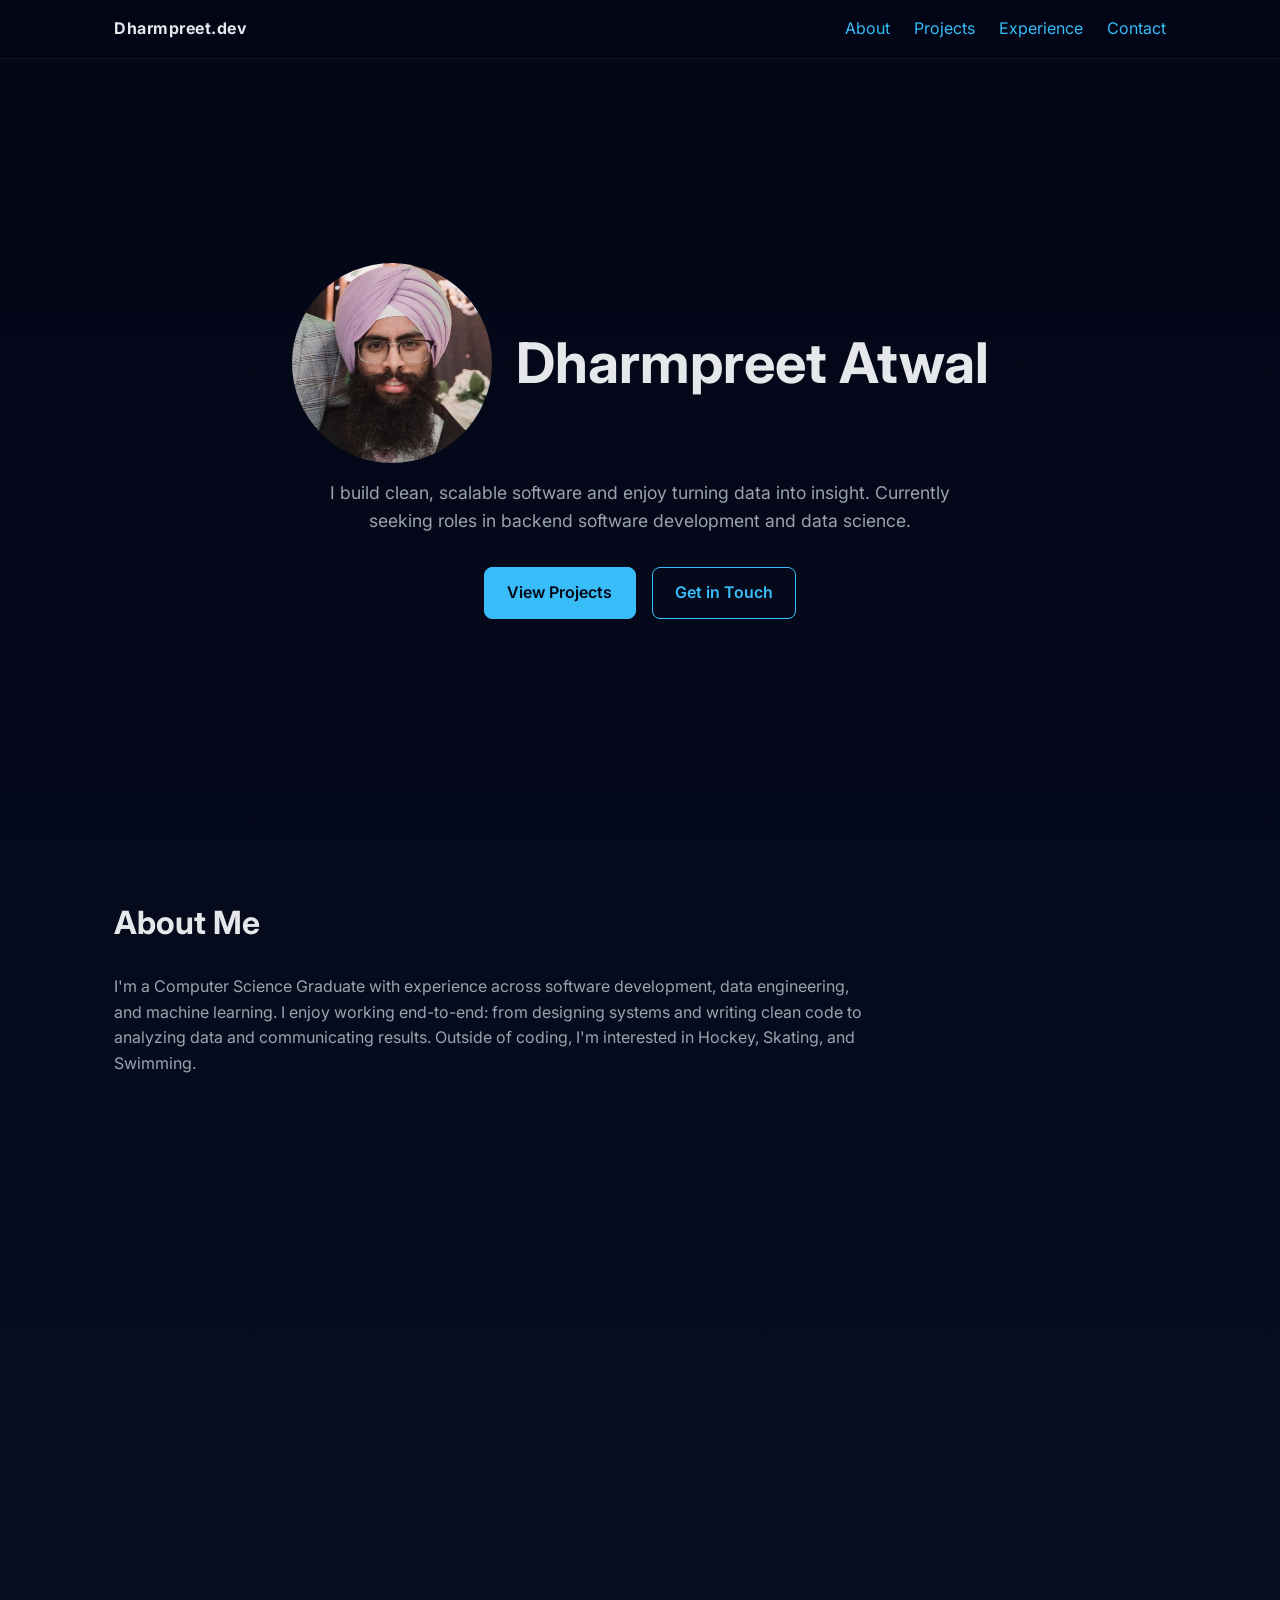
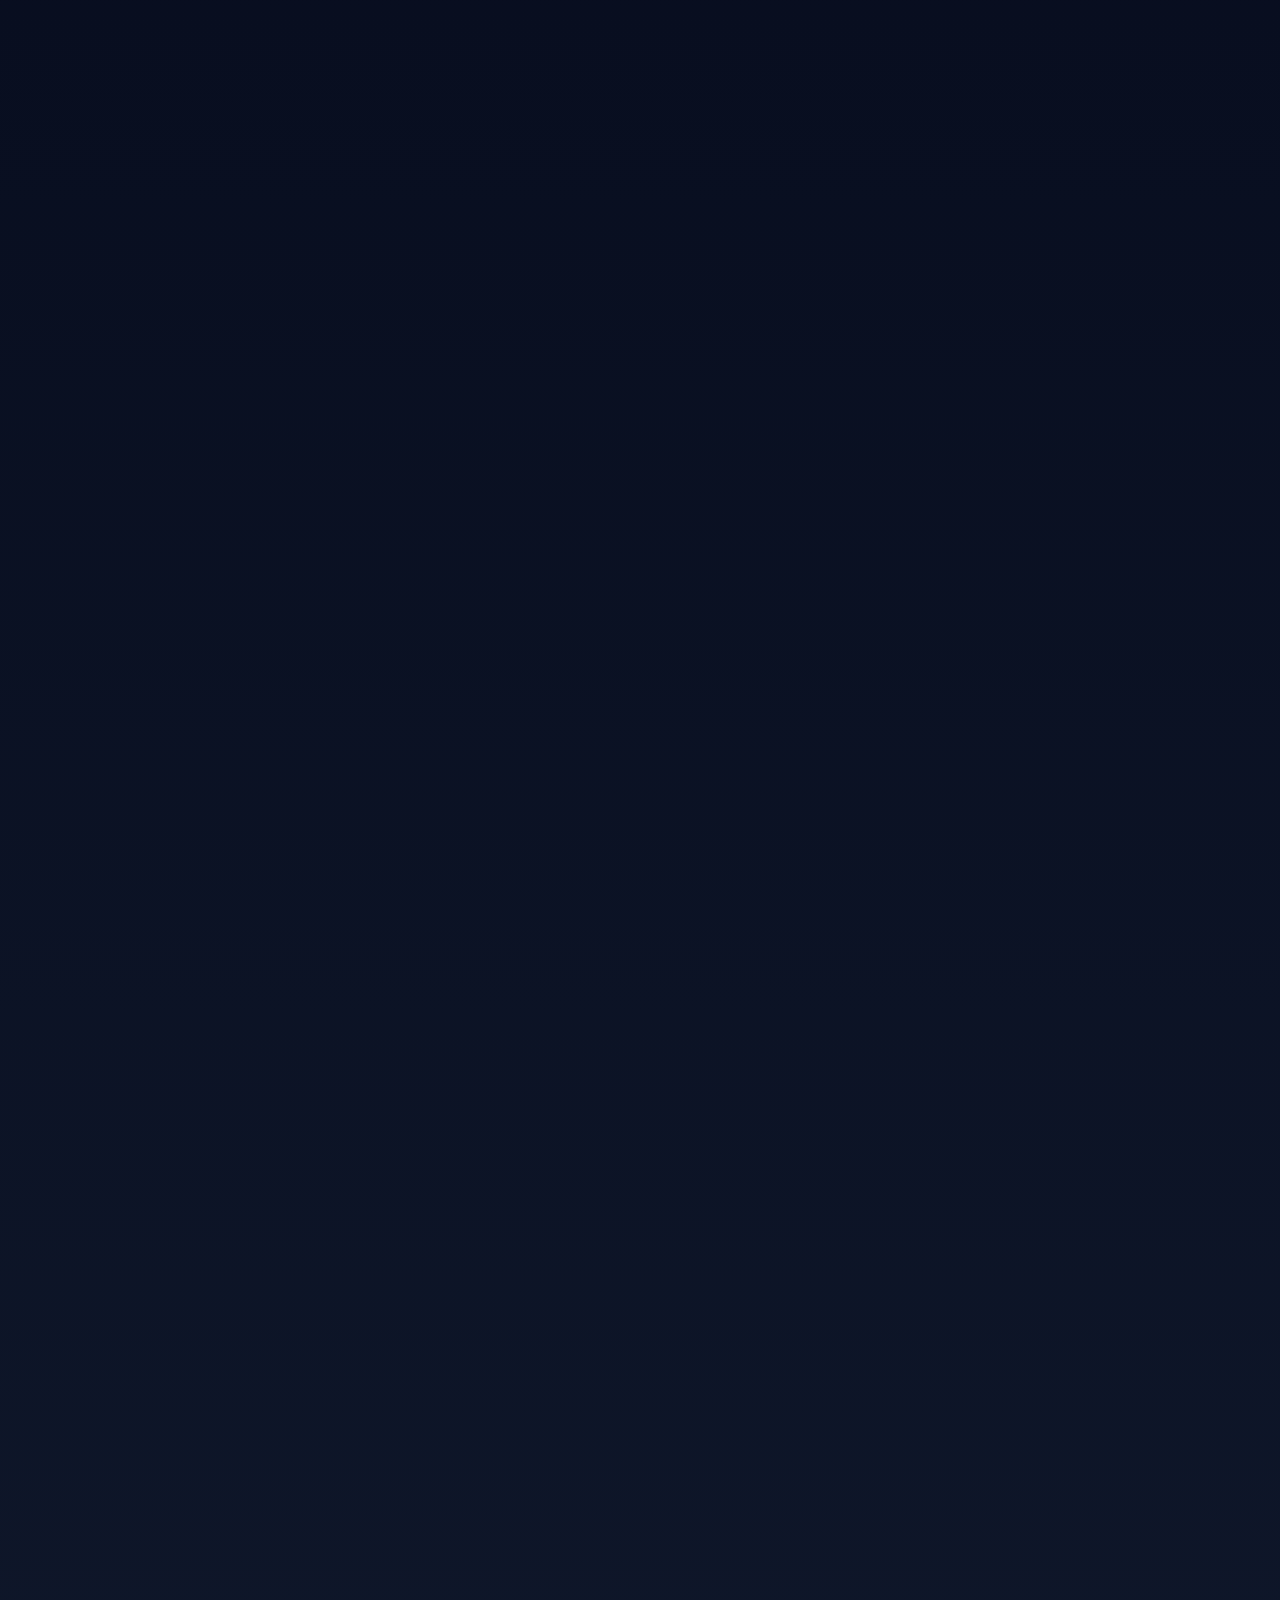
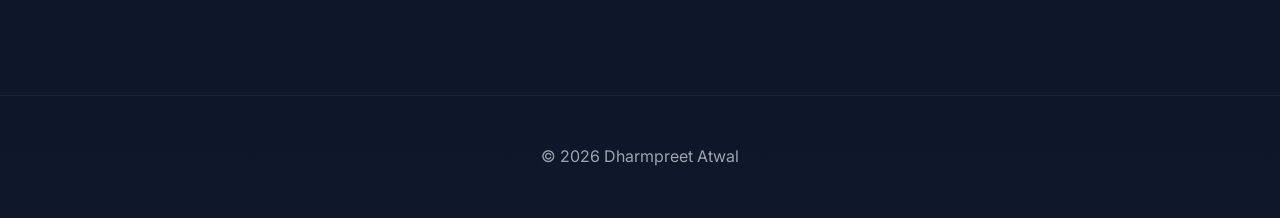
<file: index.html>
<!DOCTYPE html>
<html lang="en">
<head>
  <meta charset="UTF-8" />
  <meta name="viewport" content="width=device-width, initial-scale=1.0" />
  <title>Dharmpreet Atwal | Software & Data Science Portfolio</title>
  <meta name="description" content="Computer Science portfolio showcasing software engineering and data science projects." />

  <!-- Google Font -->
  <link href="https://fonts.googleapis.com/css2?family=Inter:wght@300;400;600;700&display=swap" rel="stylesheet">
  <link rel="stylesheet" href="css/style.css">
  <link rel="shortcut icon" href="./favicon.ico" type="image/x-icon">
</head>
<body>

  <header>
    <nav>
      <div class="logo">Dharmpreet.dev</div>
      <ul>
        <li><a href="#about">About</a></li>
        <li><a href="#projects">Projects</a></li>
        <li><a href="#experience">Experience</a></li>
        <li><a href="#contact">Contact</a></li>
      </ul>
    </nav>
  </header>

  <main>

    <!-- Hero -->
    <section class="hero">
      <div class="reveal">
        <div class="hero-header">
          <img style="margin-bottom: 1rem;" src="assets/profile.jpg" alt="Dharmpreet Atwal" class="profile-image" />
          <h1>Dharmpreet Atwal</h1>
        </div>
        <p>
          I build clean, scalable software and enjoy turning data into insight.
          Currently seeking roles in backend software development and data science.
        </p>
        <div class="cta">
          <a class="btn primary" href="#projects">View Projects</a>
          <a class="btn" href="#contact">Get in Touch</a>
        </div>
      </div>
    </section>

    <!-- About -->
    <section id="about" class="reveal">
      <h2>About Me</h2>
      <p style="max-width: 750px; color: var(--muted)">
        I'm a Computer Science Graduate with experience across software development, data engineering, and machine learning.
        I enjoy working end-to-end: from designing systems and writing clean code to analyzing data and communicating results.
        Outside of coding, I'm interested in Hockey, Skating, and Swimming. 
      </p>
    </section>

    <!-- Software Projects -->
    <section id="projects" class="reveal">
      <h2>Featured Software Projects</h2>
      <div class="grid">
        <div class="card" onclick="window.location.href='https://discourse-e9aff.web.app/'">
          <h3>💬 Discourse</h3>
          <p>
            A Web App where you can send friend requests and chat with them all in Realtime. 
          </p>
          <div class="tags">
            <span class="tag">React</span>
            <span class="tag">TypeScript</span>
            <span class="tag">TailwindCSS</span>
            <span class="tag">Firebase</span>
            <span class="tag">NoSQL</span>
          </div>
        </div>

        <div class="card" onclick="window.location.href='./pages/planets-explorer.html'">
          <h3>🪐 Planets Explorer</h3>
          <p>
            An astronomy app that creates an explorable 3D model of our solar system.
          </p>
          <div class="tags">
            <span class="tag">Java</span>
            <span class="tag">JavaFX</span>
            <span class="tag">JUnit</span>
            <span class="tag">Maven</span>
            <span class="tag">JIRA</span>
            <span class="tag">Jenkins</span>
            <span class="tag">NASA API</span>
          </div>
        </div>

        <div class="card" onclick="window.location.href='https://sketch-1d5ihfvz2-dharmatwals-projects.vercel.app/'">
          <h3>✏️ SketchVG</h3>
          <p>
            A drawing program to create and save SVG images.
          </p>
          <div class="tags">
            <span class="tag">HTML</span>
            <span class="tag">CSS</span>
            <span class="tag">JavaScript</span>
            <span class="tag">SVG</span>
            <span class="tag">JQuery</span>
            <span class="tag">MySQL</span>
            <span class="tag">PHP</span>
          </div>
        </div>
      </div>
    </section>

    <!-- Data Science Projects -->
    <section id="projects" class="reveal">
      <h2>Featured Data Science Projects</h2>
      <div class="grid">
        <div class="card" onclick="window.location.href='./pages/nyc-taxi.html'">
          <h3>🚕📊 NYC Taxi Service Analysis</h3>
          <p>
            Cloud Processing and Data Analysis of 2023 New York Taxi Trips.  
          </p>
          <div class="tags">
            <span class="tag">Python</span>
            <span class="tag">Pandas</span>
            <span class="tag">PySpark</span>
            <span class="tag">AWS EMR</span>
            <span class="tag">Terraform</span>
            <span class="tag">PostgreSQL</span>
            <span class="tag">Docker</span>
            <span class="tag">Excel</span>
            <span class="tag">Power BI</span>
          </div>
        </div>

        <div class="card" onclick="window.location.href='./pages/pacman.html'">
          <h3>👾🧠 Pac-Man RL</h3>
          <p>
            Training a Reinforcement Learning agent to master Pac-Man gameplay.
          </p>
          <div class="tags">
            <span class="tag">Python</span>
            <span class="tag">PyTorch</span>
            <span class="tag">Neural Networks</span>
            <span class="tag">Deep Learning</span>
            <span class="tag">Matplotlib</span>
          </div>
        </div>

        
        <div class="card" onclick="window.location.href='./pages/diabetes.html'">
          <h3>🩺📈 Diabetes Patients Analysis</h3>
          <p>
            Developing a K-Means Clustering Model to predict hospital readmissions.  
          </p>
          <div class="tags">
            <span class="tag">Python</span>
            <span class="tag"> Machine Learning </span>
            <span class="tag"> SciKit-Learn </span>
            <span class="tag">Pandas</span>
            <span class="tag">NumPy</span>
            <span class="tag">Random Forest</span>
            <span class="tag">K-Means Clustering</span>
            <span class="tag">Matplotlib</span>
          </div>
        </div>
      </div>
    </section>

    <!-- Experience -->
    <section id="experience" class="reveal">
    <h2>Experience</h2>
    <div class="timeline">
      <div class="timeline-item">
        <div class="timeline-content">
          <img src="assets/toropal_logo.jpg" alt="Toropal logo" class="timeline-image" />
          <div class="timeline-text">
            <span>May 2025 – Present — Toropal, Toronto, ON</span>
            <h3>Backend Software Developer</h3>
            <p>
              Fintech startup building a cross-border remittance platform for international money transfers
            </p>
            <button class="show-more-btn">Show more</button>
            <ul class="experience-details">
              <li>Architected and maintained Node.js/TypeScript microservices exposing REST and GraphQL APIs, delivering features across multiple sprints against defined milestones.</li>
              <li>Collaborated on system design and event-driven architecture decisions, contributing to scalability and reliability improvements across services</li>
              <li>Designed and optimized PostgreSQL schemas and query patterns for remittance transaction records, improving query performance and supporting zero-downtime schema migrations</li>
              <li>Implemented authentication, authorization, and security hardening in Express.js for financial transaction flows, following OWASP best practices</li>
              <li>Achieved high test coverage through unit, integration, and E2E testing, driving adoption of TDD practices</li>
              <li>Built and maintained CI/CD pipelines and Infrastructure-as-Code to streamline automated deployments across environments</li>
              <li>Established logging, distributed tracing, and alerting pipelines with defined SLIs/SLOs to ensure reliability and visibility across remittance payment flows</li>
              <li>Contributed to technical design sessions, producing clear documentation of services, endpoints, and architecture</li>
            </ul>
          </div>
        </div>
      </div>

      <div class="timeline-item">
        <div class="timeline-content">
          <img src="assets/cb-logistics-truck-logo.png" alt="Cross-Border Logistics logo" class="timeline-image" />
          <div class="timeline-text">
            <span>Dec 2024 – May 2025 — Cross-Border Logistics, Brampton, ON</span>
            <h3>Full Stack Software Developer</h3>
            <p>
              Logistics company providing cross-border freight and carrier management solutions
            </p>
            <button class="show-more-btn">Show more</button>
            <ul class="experience-details">
              <li>Designed and developed a responsive company website using JavaScript, CSS, and React, partnering with stakeholders to deliver features aligned with business goals</li>
              <li>Architected a MySQL database to manage carrier partnerships and customer quote data, supporting 1,000+ clients</li>
              <li>Automated invoice generation and other business workflows using Python and PowerShell scripting, reducing manual processing time by 20+ hours per week</li>
            </ul>
          </div>
        </div>
      </div>

      <div class="timeline-item">
        <div class="timeline-content">
          <img src="assets/cb-logistics-truck-logo.png" alt="Cross-Border Logistics logo" class="timeline-image" />
          <div class="timeline-text">
            <span>April 2024 – Dec 2024 — Cross-Border Logistics, Brampton, ON</span>
            <h3>Data Analyst</h3>
            <p>
              Data analytics and reporting for a logistics company specializing in freight and carrier management
            </p>
            <button class="show-more-btn">Show more</button>
            <ul class="experience-details">
              <li>Queried and transformed large datasets using SQL and Python (pandas, NumPy), uncovering trends that informed strategic business decisions</li>
              <li>Built dashboards and reports in Power BI, enabling stakeholders to monitor KPIs and reducing ad-hoc reporting requests</li>
              <li>Conducted statistical analysis and A/B testing to evaluate the impact of operational changes, driving a 15% improvement in process efficiency</li>
              <li>Automated data extraction, cleaning, and validation pipelines using Python and Excel (VLOOKUPs, pivot tables, macros), saving 10+ hours of manual work per week</li>
            </ul>
          </div>
        </div>
      </div>

      <div class="timeline-item">
        <div class="timeline-content">
          <img src="assets/tmu-logo.jpg" alt="TMU logo" class="timeline-image" />
          <div class="timeline-text">
            <span>Sept 2021 – May 2025 — Toronto Metropolitan University</span>
            <h3>Bachelor of Science (Honours) - Computer Science</h3>
          </div>
        </div>
      </div>
    </div>
  </section>

    <!-- Contact -->
    <section id="contact" class="reveal">
      <h2>Contact</h2>
      <p style="color: var(--muted)">Interested in working together or chatting about tech?</p>
      <p style="margin-top: 1rem">
        <a href="mailto:dharmpreet1.atwal@gmail.com">dharmpreet1.atwal@gmail.com</a> ·
        <a href="https://github.com/DharmpreetAtwal" target="_blank">GitHub</a> ·
        <a href="https://www.linkedin.com/in/dharmpreet-atwal-04a757250/" target="_blank">LinkedIn</a>
      </p>
    </section>

  </main>

  <footer>
    <p>© 2026 Dharmpreet Atwal </p>
  </footer>

  <script src="./index.js"></script>

</body>
</html>
</file>
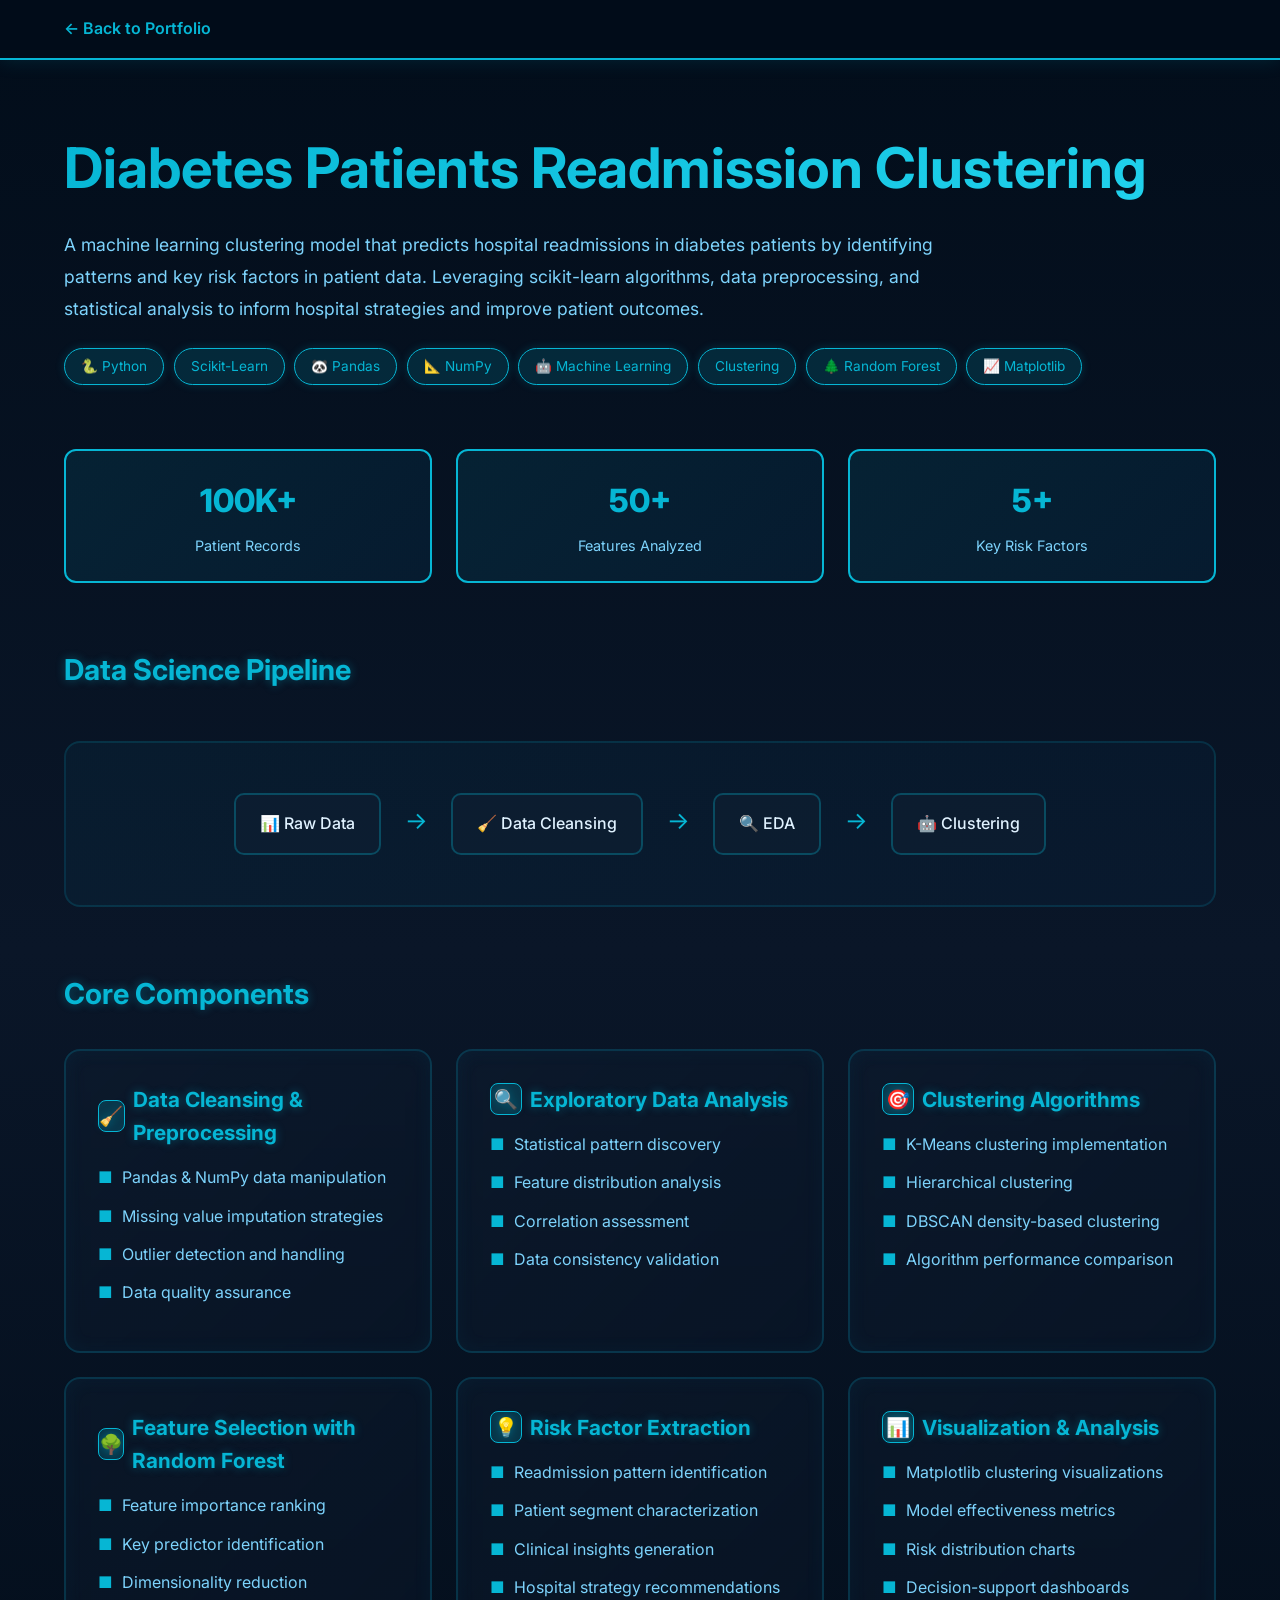
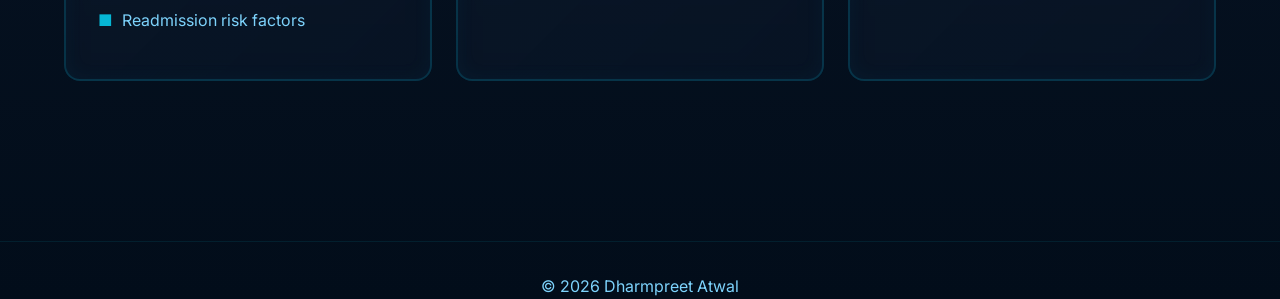
<file: pages/diabetes.html>
<!DOCTYPE html>
<html lang="en">
<head>
  <meta charset="UTF-8" />
  <meta name="viewport" content="width=device-width, initial-scale=1.0" />
  <title>Diabetes Patients Clustering | Project Details</title>

  <link href="https://fonts.googleapis.com/css2?family=Inter:wght@300;400;600;700;800&display=swap" rel="stylesheet">
  <link rel="stylesheet" href="../css/diabetes.css">
</head>
<body>

<header>
  <nav>
    <a href="../index.html">← Back to Portfolio</a>
  </nav>
</header>

<main>
  <div class="hero">
    <h1>Diabetes Patients Readmission Clustering</h1>
    <p>
      A machine learning clustering model that predicts hospital readmissions in diabetes patients by identifying 
      patterns and key risk factors in patient data. Leveraging scikit-learn algorithms, data preprocessing, and 
      statistical analysis to inform hospital strategies and improve patient outcomes.
    </p>
    <div class="tags">
      <span class="tag">Python</span>
      <span class="tag">Scikit-Learn</span>
      <span class="tag">Pandas</span>
      <span class="tag">NumPy</span>
      <span class="tag">Machine Learning</span>
      <span class="tag">Clustering</span>
      <span class="tag">Random Forest</span>
      <span class="tag">Matplotlib</span>
    </div>
  </div>

  <div class="stats-row">
    <div class="stat-card">
      <div class="stat-number">100K+</div>
      <div class="stat-label">Patient Records</div>
    </div>
    <div class="stat-card">
      <div class="stat-number">50+</div>
      <div class="stat-label">Features Analyzed</div>
    </div>
    <div class="stat-card">
      <div class="stat-number">5+</div>
      <div class="stat-label">Key Risk Factors</div>
    </div>
  </div>

  <h2 class="section-title">Data Science Pipeline</h2>
  <div class="pipeline-section">
    <span class="flow-step">📊 Raw Data</span>
    <span class="flow-arrow">→</span>
    <span class="flow-step">🧹 Data Cleansing</span>
    <span class="flow-arrow">→</span>
    <span class="flow-step">🔍 EDA</span>
    <span class="flow-arrow">→</span>
    <span class="flow-step">🤖 Clustering</span>
  </div>

  <h2 class="section-title">Core Components</h2>
  <div class="grid">
    <div class="card">
      <h3><span class="card-icon">🧹</span> Data Cleansing & Preprocessing</h3>
      <ul>
        <li>Pandas & NumPy data manipulation</li>
        <li>Missing value imputation strategies</li>
        <li>Outlier detection and handling</li>
        <li>Data quality assurance</li>
      </ul>
    </div>

    <div class="card">
      <h3><span class="card-icon">🔍</span> Exploratory Data Analysis</h3>
      <ul>
        <li>Statistical pattern discovery</li>
        <li>Feature distribution analysis</li>
        <li>Correlation assessment</li>
        <li>Data consistency validation</li>
      </ul>
    </div>

    <div class="card">
      <h3><span class="card-icon">🎯</span> Clustering Algorithms</h3>
      <ul>
        <li>K-Means clustering implementation</li>
        <li>Hierarchical clustering</li>
        <li>DBSCAN density-based clustering</li>
        <li>Algorithm performance comparison</li>
      </ul>
    </div>

    <div class="card">
      <h3><span class="card-icon">🌳</span> Feature Selection with Random Forest</h3>
      <ul>
        <li>Feature importance ranking</li>
        <li>Key predictor identification</li>
        <li>Dimensionality reduction</li>
        <li>Readmission risk factors</li>
      </ul>
    </div>

    <div class="card">
      <h3><span class="card-icon">💡</span> Risk Factor Extraction</h3>
      <ul>
        <li>Readmission pattern identification</li>
        <li>Patient segment characterization</li>
        <li>Clinical insights generation</li>
        <li>Hospital strategy recommendations</li>
      </ul>
    </div>

    <div class="card">
      <h3><span class="card-icon">📊</span> Visualization & Analysis</h3>
      <ul>
        <li>Matplotlib clustering visualizations</li>
        <li>Model effectiveness metrics</li>
        <li>Risk distribution charts</li>
        <li>Decision-support dashboards</li>
      </ul>
    </div>
  </div>

</main>

<footer>
  <p>© 2026 Dharmpreet Atwal</p>
</footer>

<script src="../index.js"></script>

</body>
</html>
</file>
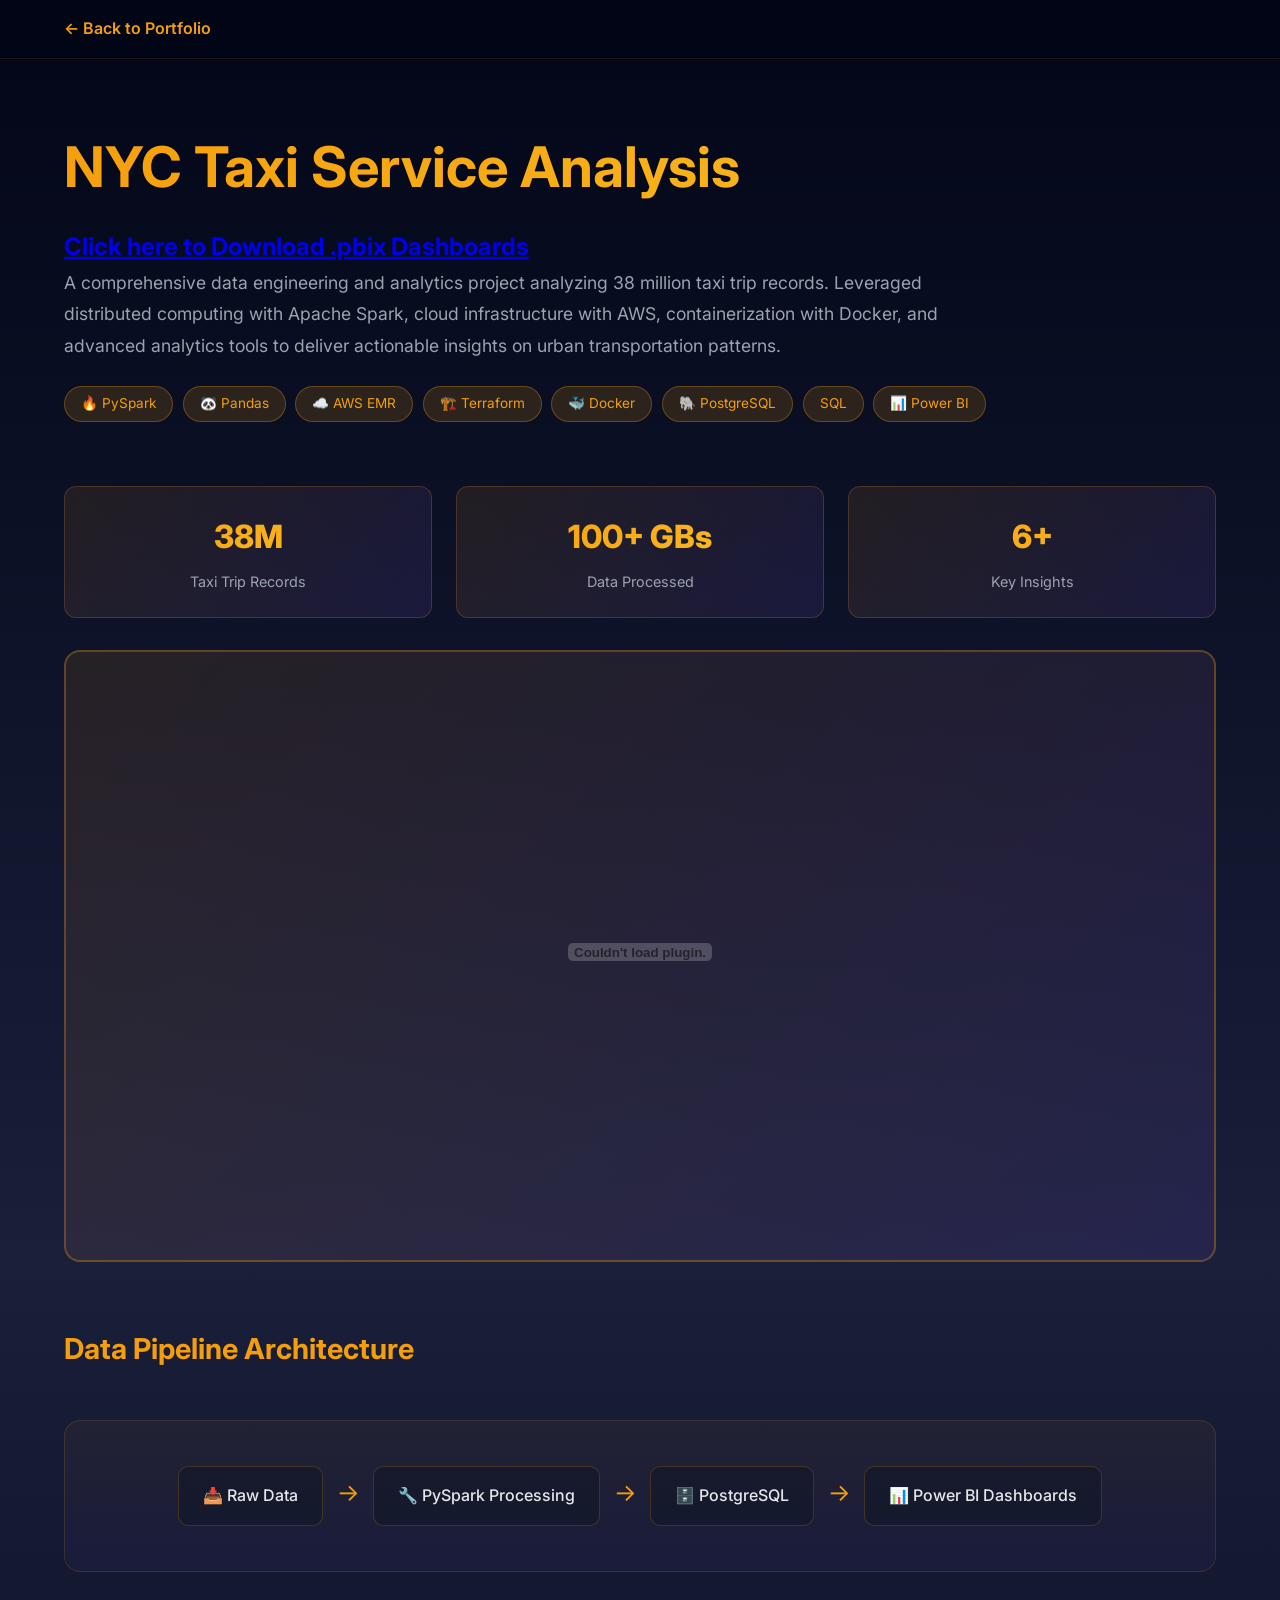
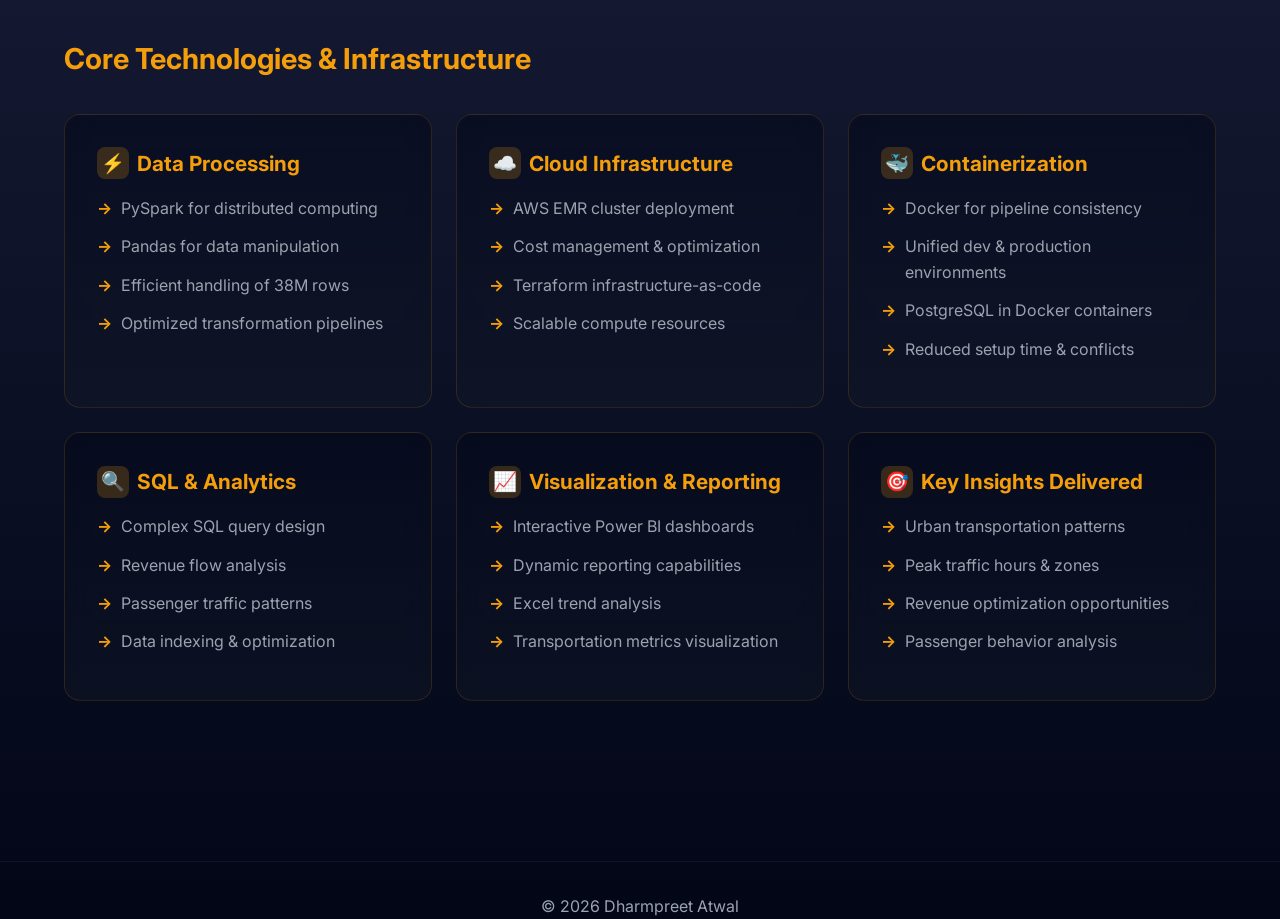
<file: pages/nyc-taxi.html>
<!DOCTYPE html>
<html lang="en">
<head>
  <meta charset="UTF-8" />
  <meta name="viewport" content="width=device-width, initial-scale=1.0" />
  <title>NYC Taxi Service Analysis | Project Details</title>

  <link href="https://fonts.googleapis.com/css2?family=Inter:wght@300;400;600;700;800&display=swap" rel="stylesheet">
  <link rel="stylesheet" href="../css/taxi.css">
</head>
<body>

<header>
  <nav>
    <a href="../index.html">← Back to Portfolio</a>
  </nav>
</header>

<main>
  <div class="hero">
    <h1>NYC Taxi Service Analysis</h1>
    <a href="../assets/visuals.zip" download="visuals.zip">
        <h2>Click here to Download .pbix Dashboards</h2>
    </a>
    <p>
      A comprehensive data engineering and analytics project analyzing 38 million taxi trip records. 
      Leveraged distributed computing with Apache Spark, cloud infrastructure with AWS, containerization 
      with Docker, and advanced analytics tools to deliver actionable insights on urban transportation patterns.
    </p>
    <div class="tags">
      <span class="tag">PySpark</span>
      <span class="tag">Pandas</span>
      <span class="tag">AWS EMR</span>
      <span class="tag">Terraform</span>
      <span class="tag">Docker</span>
      <span class="tag">PostgreSQL</span>
      <span class="tag">SQL</span>
      <span class="tag">Power BI</span>
    </div>
  </div>

  <div class="stats-row">
    <div class="stat-card">
      <div class="stat-number">38M</div>
      <div class="stat-label">Taxi Trip Records</div>
    </div>
    <div class="stat-card">
      <div class="stat-number">100+ GBs</div>
      <div class="stat-label">Data Processed</div>
    </div>
    <div class="stat-card">
      <div class="stat-number">6+</div>
      <div class="stat-label">Key Insights</div>
    </div>
  </div>

  <div class="media-gallery">
    <div class="gallery-container">
      <embed src="../assets/visuals.pdf" type="application/pdf">
      <!-- <div class="gallery-controls">
        <button id="prevBtn" class="gallery-btn">← Previous</button>
        <span id="imageCounter" class="image-counter">1 / 1</span>
        <button id="nextBtn" class="gallery-btn">Next →</button>
      </div> -->
    </div>
  </div>

  <script src="../taxi.js"></script>


  <h2 class="section-title">Data Pipeline Architecture</h2>
  <div class="flow-section">
    <div class="flow-diagram">
      <span class="flow-step">📥 Raw Data</span>
      <span class="flow-arrow">→</span>
      <span class="flow-step">🔧 PySpark Processing</span>
      <span class="flow-arrow">→</span>
      <span class="flow-step">🗄️ PostgreSQL</span>
      <span class="flow-arrow">→</span>
      <span class="flow-step">📊 Power BI Dashboards</span>
    </div>
  </div>

  <h2 class="section-title">Core Technologies & Infrastructure</h2>
  <div class="grid">
    <div class="card">
      <h3><span class="card-icon">⚡</span> Data Processing</h3>
      <ul>
        <li>PySpark for distributed computing</li>
        <li>Pandas for data manipulation</li>
        <li>Efficient handling of 38M rows</li>
        <li>Optimized transformation pipelines</li>
      </ul>
    </div>

    <div class="card">
      <h3><span class="card-icon">☁️</span> Cloud Infrastructure</h3>
      <ul>
        <li>AWS EMR cluster deployment</li>
        <li>Cost management & optimization</li>
        <li>Terraform infrastructure-as-code</li>
        <li>Scalable compute resources</li>
      </ul>
    </div>

    <div class="card">
      <h3><span class="card-icon">🐳</span> Containerization</h3>
      <ul>
        <li>Docker for pipeline consistency</li>
        <li>Unified dev & production environments</li>
        <li>PostgreSQL in Docker containers</li>
        <li>Reduced setup time & conflicts</li>
      </ul>
    </div>

    <div class="card">
      <h3><span class="card-icon">🔍</span> SQL & Analytics</h3>
      <ul>
        <li>Complex SQL query design</li>
        <li>Revenue flow analysis</li>
        <li>Passenger traffic patterns</li>
        <li>Data indexing & optimization</li>
      </ul>
    </div>

    <div class="card">
      <h3><span class="card-icon">📈</span> Visualization & Reporting</h3>
      <ul>
        <li>Interactive Power BI dashboards</li>
        <li>Dynamic reporting capabilities</li>
        <li>Excel trend analysis</li>
        <li>Transportation metrics visualization</li>
      </ul>
    </div>

    <div class="card">
      <h3><span class="card-icon">🎯</span> Key Insights Delivered</h3>
      <ul>
        <li>Urban transportation patterns</li>
        <li>Peak traffic hours & zones</li>
        <li>Revenue optimization opportunities</li>
        <li>Passenger behavior analysis</li>
      </ul>
    </div>
  </div>

</main>

<footer>
  <p>© 2026 Dharmpreet Atwal</p>
</footer>

  <script src="../index.js"></script>


</body>
</html>
</file>
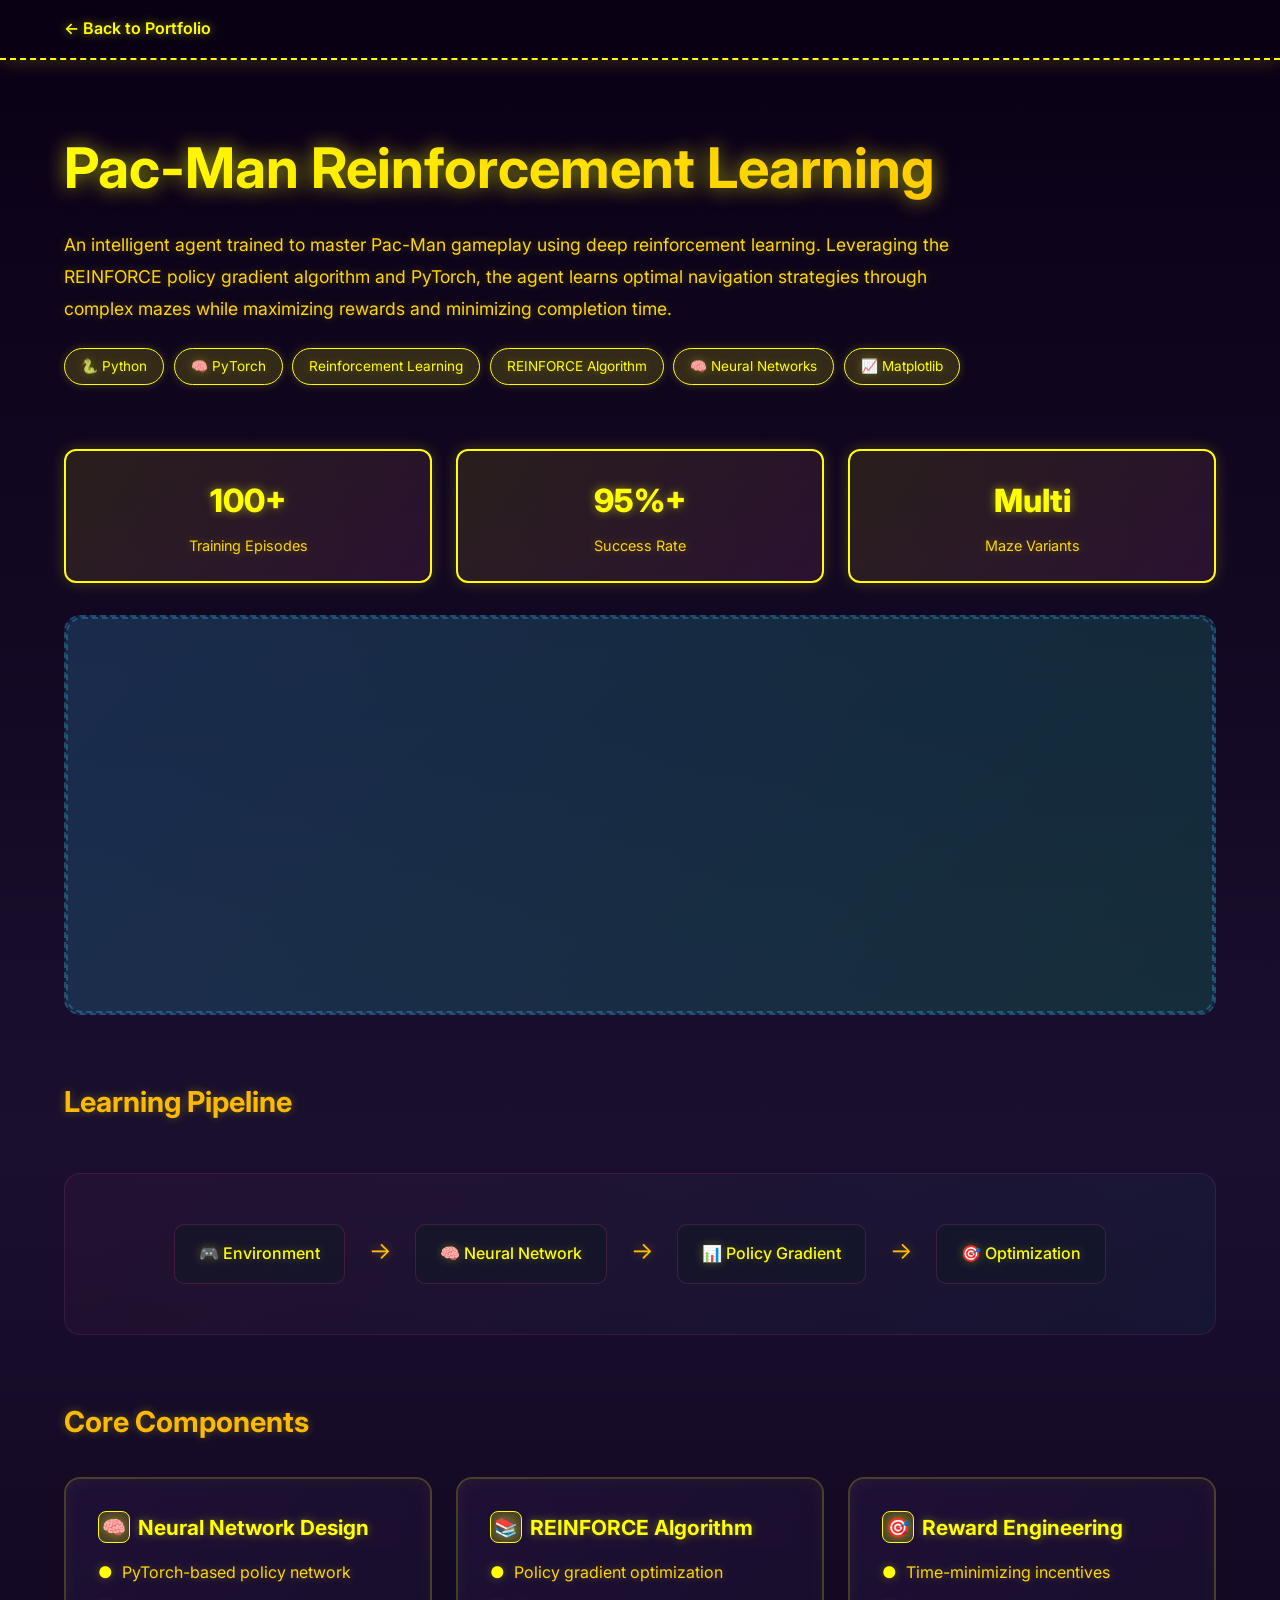
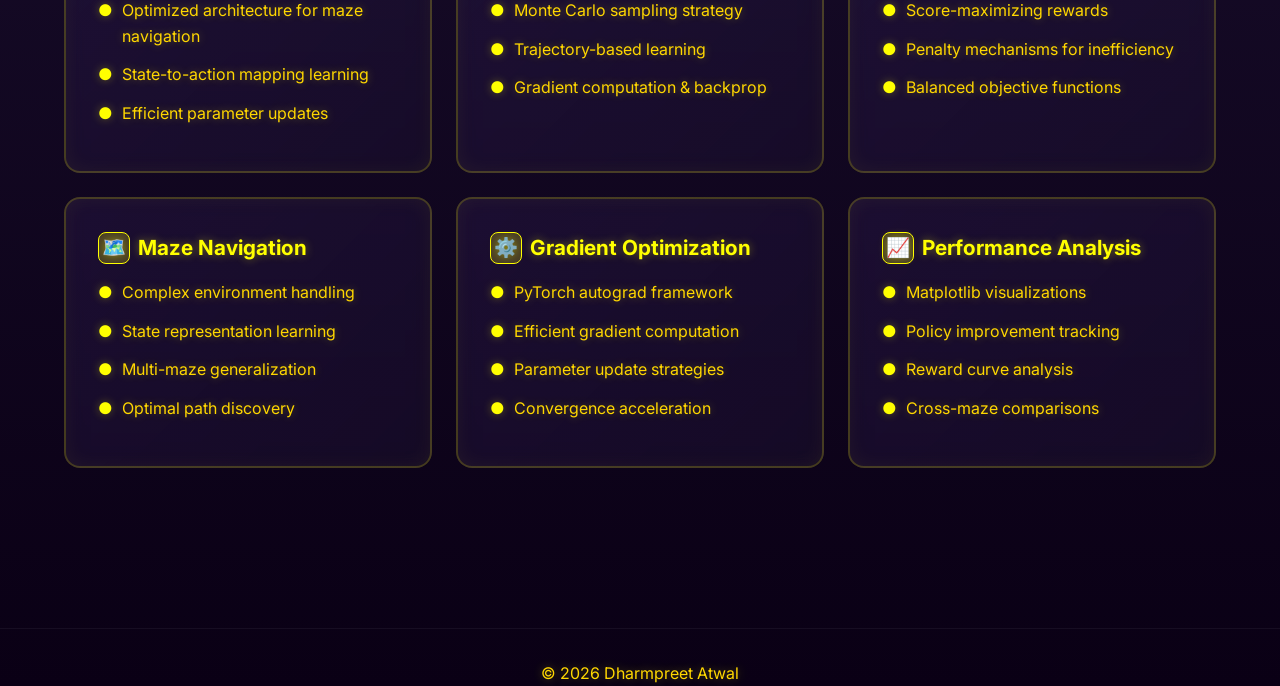
<file: pages/pacman.html>
<!DOCTYPE html>
<html lang="en">
<head>
  <meta charset="UTF-8" />
  <meta name="viewport" content="width=device-width, initial-scale=1.0" />
  <title>Pac-Man Reinforcement Learning | Project Details</title>

  <link href="https://fonts.googleapis.com/css2?family=Inter:wght@300;400;600;700;800&display=swap" rel="stylesheet">
  <link rel="stylesheet" href="../css/pacman.css">
</head>
<body>

<header>
  <nav>
    <a href="../index.html">← Back to Portfolio</a>
  </nav>
</header>

<main>
  <div class="hero">
    <h1>Pac-Man Reinforcement Learning</h1>
    <p>
      An intelligent agent trained to master Pac-Man gameplay using deep reinforcement learning. 
      Leveraging the REINFORCE policy gradient algorithm and PyTorch, the agent learns optimal 
      navigation strategies through complex mazes while maximizing rewards and minimizing completion time.
    </p>
    <div class="tags">
      <span class="tag">Python</span>
      <span class="tag">PyTorch</span>
      <span class="tag">Reinforcement Learning</span>
      <span class="tag">REINFORCE Algorithm</span>
      <span class="tag">Neural Networks</span>
      <span class="tag">Matplotlib</span>
    </div>
  </div>

  <div class="stats-row">
    <div class="stat-card">
      <div class="stat-number">100+</div>
      <div class="stat-label">Training Episodes</div>
    </div>
    <div class="stat-card">
      <div class="stat-number">95%+</div>
      <div class="stat-label">Success Rate</div>
    </div>
    <div class="stat-card">
      <div class="stat-number">Multi</div>
      <div class="stat-label">Maze Variants</div>
    </div>
  </div>

  <div class="media-gallery">
    <iframe src="https://www.youtube.com/embed/mq6O-FuI-Iw" title="PacMan Training" frameborder="0" allowfullscreen></iframe>
  </div>

  <h2 class="section-title">Learning Pipeline</h2>
  <div class="algorithm-flow">
    <span class="flow-step">🎮 Environment</span>
    <span class="flow-arrow">→</span>
    <span class="flow-step">🧠 Neural Network</span>
    <span class="flow-arrow">→</span>
    <span class="flow-step">📊 Policy Gradient</span>
    <span class="flow-arrow">→</span>
    <span class="flow-step">🎯 Optimization</span>
  </div>

  <h2 class="section-title">Core Components</h2>
  <div class="grid">
    <div class="card">
      <h3><span class="card-icon">🧠</span> Neural Network Design</h3>
      <ul>
        <li>PyTorch-based policy network</li>
        <li>Optimized architecture for maze navigation</li>
        <li>State-to-action mapping learning</li>
        <li>Efficient parameter updates</li>
      </ul>
    </div>

    <div class="card">
      <h3><span class="card-icon">📚</span> REINFORCE Algorithm</h3>
      <ul>
        <li>Policy gradient optimization</li>
        <li>Monte Carlo sampling strategy</li>
        <li>Trajectory-based learning</li>
        <li>Gradient computation & backprop</li>
      </ul>
    </div>

    <div class="card">
      <h3><span class="card-icon">🎯</span> Reward Engineering</h3>
      <ul>
        <li>Time-minimizing incentives</li>
        <li>Score-maximizing rewards</li>
        <li>Penalty mechanisms for inefficiency</li>
        <li>Balanced objective functions</li>
      </ul>
    </div>

    <div class="card">
      <h3><span class="card-icon">🗺️</span> Maze Navigation</h3>
      <ul>
        <li>Complex environment handling</li>
        <li>State representation learning</li>
        <li>Multi-maze generalization</li>
        <li>Optimal path discovery</li>
      </ul>
    </div>

    <div class="card">
      <h3><span class="card-icon">⚙️</span> Gradient Optimization</h3>
      <ul>
        <li>PyTorch autograd framework</li>
        <li>Efficient gradient computation</li>
        <li>Parameter update strategies</li>
        <li>Convergence acceleration</li>
      </ul>
    </div>

    <div class="card">
      <h3><span class="card-icon">📈</span> Performance Analysis</h3>
      <ul>
        <li>Matplotlib visualizations</li>
        <li>Policy improvement tracking</li>
        <li>Reward curve analysis</li>
        <li>Cross-maze comparisons</li>
      </ul>
    </div>
  </div>

</main>

<footer>
  <p>© 2026 Dharmpreet Atwal</p>
</footer>

<script src="../pacman.js"></script>
<script src="../index.js"></script>

</body>
</html>
</file>
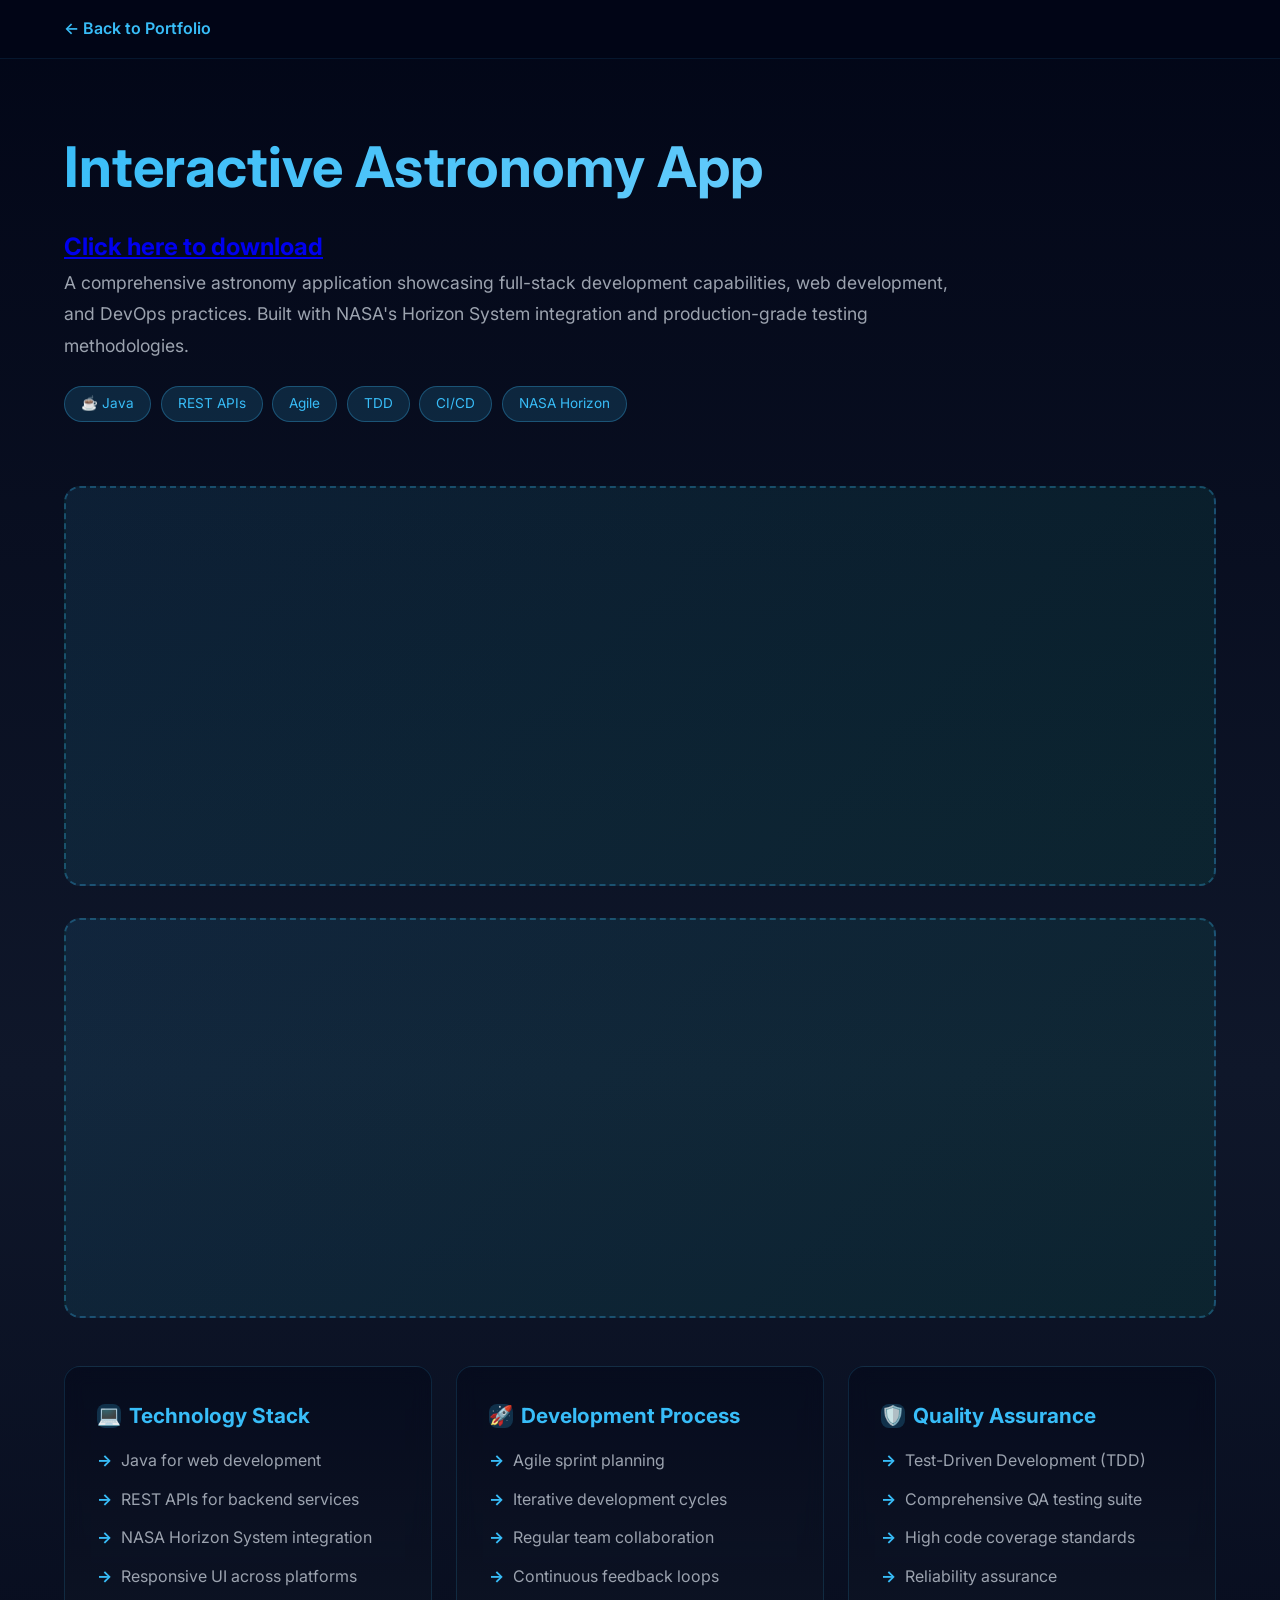
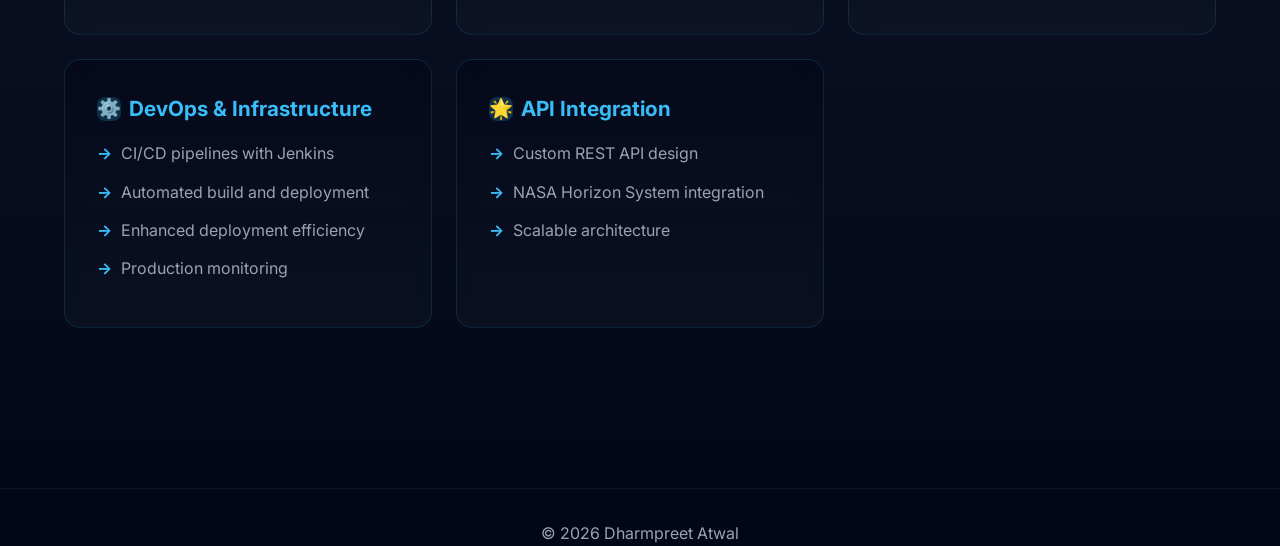
<file: pages/planets-explorer.html>
<!DOCTYPE html>
<html lang="en">
<head>
  <meta charset="UTF-8" />
  <meta name="viewport" content="width=device-width, initial-scale=1.0" />
  <title>Interactive Astronomy App | Project Details</title>

  <link href="https://fonts.googleapis.com/css2?family=Inter:wght@300;400;600;700;800&display=swap" rel="stylesheet">
  <link rel="stylesheet" href="../css/page.css">
</head>
<body>

<header>
  <nav>
    <a href="../index.html">← Back to Portfolio</a>
  </nav>
</header>

<main>
  <div class="hero">
    <h1>Interactive Astronomy App</h1>
    <a href="../assets/planetExplorer.zip" download="planetExplorer.zip">
        <h2>Click here to download</h2>
    </a>
    <p>
      A comprehensive astronomy application showcasing full-stack development capabilities, 
      web development, and DevOps practices. Built with 
      NASA's Horizon System integration and production-grade testing methodologies.
    </p>
    <div class="tags">
      <span class="tag">Java</span>
      <span class="tag">REST APIs</span>
      <span class="tag">Agile</span>
      <span class="tag">TDD</span>
      <span class="tag">CI/CD</span>
      <span class="tag">NASA Horizon</span>
    </div>
  </div>

  <div class="media-placeholder">
    <iframe width="750" height="409" src="https://www.youtube.com/embed/D3q8tdw7-kc" title="PlanetsExplorer Demo 1" frameborder="0" allowfullscreen></iframe>
  </div>
  <div class="media-placeholder">
    <iframe width="750" height="409" src="https://www.youtube.com/embed/z2GtoSo1ho0" title="PlanetsExplorer Demo 2" frameborder="0" allowfullscreen></iframe>
  </div>

  <div class="grid">
    <div class="card">
      <h3><span class="card-icon">💻</span> Technology Stack</h3>
      <ul>
        <li>Java for web development</li>
        <li>REST APIs for backend services</li>
        <li>NASA Horizon System integration</li>
        <li>Responsive UI across platforms</li>
      </ul>
    </div>

    <div class="card">
      <h3><span class="card-icon">🚀</span> Development Process</h3>
      <ul>
        <li>Agile sprint planning</li>
        <li>Iterative development cycles</li>
        <li>Regular team collaboration</li>
        <li>Continuous feedback loops</li>
      </ul>
    </div>

    <div class="card">
      <h3><span class="card-icon">🛡️</span> Quality Assurance</h3>
      <ul>
        <li>Test-Driven Development (TDD)</li>
        <li>Comprehensive QA testing suite</li>
        <li>High code coverage standards</li>
        <li>Reliability assurance</li>
      </ul>
    </div>

    <div class="card">
      <h3><span class="card-icon">⚙️</span> DevOps & Infrastructure</h3>
      <ul>
        <li>CI/CD pipelines with Jenkins</li>
        <li>Automated build and deployment</li>
        <li>Enhanced deployment efficiency</li>
        <li>Production monitoring</li>
      </ul>
    </div>

    <div class="card">
      <h3><span class="card-icon">🌟</span> API Integration</h3>
      <ul>
        <li>Custom REST API design</li>
        <li>NASA Horizon System integration</li>
        <li>Scalable architecture</li>
      </ul>
    </div>
  </div>

</main>

<footer>
  <p>© 2026 Dharmpreet Atwal</p>
</footer>

<script src="../index.js"></script>

</body>
</html>
</file>
<file: css/style.css>
:root {
    --bg: #0f172a;            /* slate-900 */
    --card: #111827;          /* gray-900 */
    --text: #e5e7eb;          /* gray-200 */
    --muted: #9ca3af;         /* gray-400 */
    --accent: #38bdf8;        /* sky-400 */
    --accent-dark: #0284c7;   /* sky-600 */
}

* {
    box-sizing: border-box;
    margin: 0;
    padding: 0;
}

html {
    scroll-behavior: smooth;
}

body {
    font-family: 'Inter', sans-serif;
    background: linear-gradient(180deg, #020617, var(--bg));
    color: var(--text);
    line-height: 1.6;
}

a {
    color: var(--accent);
    text-decoration: none;
}

a:hover {
    color: var(--accent-dark);
}

/* ---------- Layout ---------- */

header {
    position: sticky;
    top: 0;
    z-index: 100;
    background: rgba(2, 6, 23, 0.85);
    backdrop-filter: blur(10px);
    border-bottom: 1px solid rgba(255, 255, 255, 0.05);
}

nav {
    max-width: 1100px;
    margin: auto;
    padding: 1rem 1.5rem;
    display: flex;
    justify-content: space-between;
    align-items: center;
}

nav .logo {
    font-weight: 700;
    letter-spacing: 0.5px;
}

nav ul {
    list-style: none;
    display: flex;
    gap: 1.5rem;
}

section {
    max-width: 1100px;
    margin: auto;
    padding: 5rem 1.5rem;
}

h1, h2, h3 {
    line-height: 1.2;
}

h2 {
    font-size: 2rem;
    margin-bottom: 2rem;
}

/* ---------- Hero ---------- */

.hero {
    min-height: 85vh;
    display: grid;
    place-items: center;
    text-align: center;
}

.hero h1 {
    font-size: clamp(2.5rem, 5vw, 3.5rem);
    margin-bottom: 1rem;
}

.hero p {
    max-width: 650px;
    margin: auto;
    color: var(--muted);
    font-size: 1.1rem;
}

.hero .cta {
    margin-top: 2rem;
    display: flex;
    justify-content: center;
    gap: 1rem;
    flex-wrap: wrap;
}

.btn {
    padding: 0.75rem 1.4rem;
    border-radius: 8px;
    font-weight: 600;
    border: 1px solid var(--accent);
    background: transparent;
    color: var(--accent);
    transition: all 0.25s ease;
}

.btn.primary {
    background: var(--accent);
    color: #020617;
}

.btn:hover {
    transform: translateY(-2px);
    box-shadow: 0 10px 25px rgba(56, 189, 248, 0.25);
}

.hero-header {
  display: flex;
  align-items: center;
  gap: 1.5rem;
  justify-content: center;
}

.profile-image {
  width: 200px;
  height: 200px;
  border-radius: 50%;
  object-fit: cover;
  flex-shrink: 0;
}

/* ---------- Cards ---------- */

.grid {
    display: grid;
    grid-template-columns: repeat(auto-fit, minmax(280px, 1fr));
    gap: 2rem;
}

.card {
    background: linear-gradient(180deg, #020617, var(--card));
    border: 1px solid rgba(255, 255, 255, 0.06);
    border-radius: 16px;
    padding: 2rem;
    transition: transform 0.25s ease, box-shadow 0.25s ease;
    cursor: pointer;
}

.card:hover {
    transform: translateY(-6px);
    box-shadow: 0 25px 40px rgba(0, 0, 0, 0.45);
}

.card h3 {
    margin-bottom: 0.5rem;
}

.card p {
    color: var(--muted);
    font-size: 0.95rem;
}

.tags {
    margin-top: 1rem;
    display: inline-flex;
    flex-wrap: wrap;
    align-items: center;
    gap: 0.35rem;
}

.tag {
    font-size: 0.8rem;
    padding: 0.25rem 0.6rem;
    border-radius: 999px;
    background: rgba(56, 189, 248, 0.15);
    color: var(--accent);
    border: 1px solid rgba(56, 189, 248, 0.3);
}

/* ---------- Timeline ---------- */

.timeline {
    display: grid;
    gap: 2rem;
}

.timeline-item {
    padding-left: 1.5rem;
    border-left: 2px solid var(--accent);
}

.timeline-item span {
    font-size: 0.85rem;
    color: var(--accent);
    font-weight: 600;
}

.timeline-content {
  display: flex;
  gap: 1.5rem;
  align-items: flex-start;
}

.timeline-image {
  width: 80px;
  height: 80px;
  object-fit: contain;
  border-radius: 12px;
  background: #fff;
}

.timeline-text {
  flex: 1;
}

.show-more-btn {
  margin-top: 0.5rem;
  background: none;
  border: none;
  color: var(--accent);
  font-weight: 600;
  cursor: pointer;
  padding: 0;
}

.show-more-btn:hover {
  text-decoration: underline;
}

.experience-details {
  margin-top: 0.75rem;
  padding-left: 1.25rem;
  color: var(--muted);
  display: none;
}

.experience-details li {
  margin-bottom: 0.4rem;
}

/* ---------- Footer ---------- */

footer {
    border-top: 1px solid rgba(255, 255, 255, 0.05);
    padding: 3rem 1.5rem;
    text-align: center;
    color: var(--muted);
}

/* ---------- Animations ---------- */

.reveal {
    opacity: 0;
    transform: translateY(30px);
    transition: all 1.6s ease;
}

.reveal.visible {
    opacity: 1;
    transform: translateY(0);
}
</file>
<file: css/diabetes.css>
:root {
    --bg: #0a1628;
    --card: #0f1f33;
    --text: #e0f2ff;
    --muted: #7dd3fc;
    --accent: #06b6d4;
    --accent-light: #22d3ee;
    --secondary: #0369a1;
    --success: #0ea5e9;
    --primary: #06b6d4;
    --error: #f87171;
}

* { box-sizing: border-box; margin: 0; padding: 0; }

body {
    font-family: 'Inter', sans-serif;
    background: linear-gradient(180deg, #020d1a 0%, #0a1628 50%, #020d1a 100%);
    color: var(--text);
    line-height: 1.6;
    overflow-x: hidden;
}

header {
    position: sticky;
    top: 0;
    background: rgba(2, 13, 26, 0.98);
    backdrop-filter: blur(10px);
    border-bottom: 2px solid var(--accent);
    z-index: 100;
    box-shadow: 0 0 20px rgba(6, 182, 212, 0.15);
}

nav {
    max-width: 1200px;
    margin: auto;
    padding: 1rem 1.5rem;
    display: flex;
    justify-content: space-between;
    align-items: center;
}

nav a { 
    color: var(--accent); 
    text-decoration: none; 
    font-weight: 600;
    transition: all 0.3s ease;
}

nav a:hover { 
    color: var(--accent-light);
}

main {
    max-width: 1200px;
    margin: auto;
    padding: 4rem 1.5rem;
}

.hero {
    margin-bottom: 4rem;
    animation: slideUp 0.8s ease;
}

h1 { 
    font-size: 3.5rem; 
    margin-bottom: 1rem;
    background: linear-gradient(135deg, #06b6d4, #22d3ee);
    -webkit-background-clip: text;
    -webkit-text-fill-color: transparent;
    background-clip: text;
}

.hero p { 
    color: var(--muted); 
    max-width: 900px; 
    font-size: 1.1rem;
    line-height: 1.8;
}

.stats-row {
    display: grid;
    grid-template-columns: repeat(auto-fit, minmax(200px, 1fr));
    gap: 1.5rem;
    margin: 2rem 0;
}

.stat-card {
    background: linear-gradient(135deg, rgba(6, 182, 212, 0.1), rgba(3, 105, 161, 0.1));
    border: 2px solid var(--accent);
    border-radius: 12px;
    padding: 1.5rem;
    text-align: center;
    transition: all 0.3s ease;
}

.stat-card:hover {
    transform: translateY(-4px) scale(1.05);
    border-color: var(--accent-light);
}

.stat-number {
    font-size: 2rem;
    font-weight: 800;
    color: var(--accent);
    margin-bottom: 0.5rem;
}

.stat-label {
    color: var(--muted);
    font-size: 0.9rem;
}

.tags {
    display: flex;
    gap: 0.6rem;
    flex-wrap: wrap;
    margin-top: 1.5rem;
}

.tag {
    font-size: 0.85rem;
    padding: 0.4rem 1rem;
    border-radius: 999px;
    background: rgba(6, 182, 212, 0.15);
    color: var(--accent);
    border: 1px solid var(--accent);
    transition: all 0.3s ease;
    box-shadow: 0 0 10px rgba(6, 182, 212, 0.2);
}

.tag:hover {
    background: rgba(6, 182, 212, 0.25);
    border-color: var(--accent-light);
    transform: translateY(-2px);
    box-shadow: 0 0 15px rgba(34, 211, 238, 0.4);
}

.media-gallery {
    margin: 2rem 0;
    animation: slideUp 0.8s ease;
}

.gallery-container {
    background: linear-gradient(135deg, rgba(6, 182, 212, 0.1), rgba(3, 105, 161, 0.1));
    border: 2px solid var(--accent);
    border-radius: 16px;
    overflow: hidden;
    transition: all 0.3s ease;
    box-shadow: 0 0 20px rgba(6, 182, 212, 0.3);
}

.gallery-image {
    width: 100%;
    height: auto;
    max-height: 500px;
    object-fit: contain;
    background: linear-gradient(180deg, rgba(2, 13, 26, 0.9), rgba(15, 31, 51, 0.9));
    display: block;
}

.gallery-controls {
    display: flex;
    justify-content: center;
    align-items: center;
    gap: 1.5rem;
    padding: 1.5rem;
    background: rgba(2, 13, 26, 0.8);
    border-top: 2px solid var(--accent);
}

.gallery-btn {
    padding: 0.6rem 1.2rem;
    background: rgba(6, 182, 212, 0.2);
    border: 2px solid var(--accent);
    color: var(--accent);
    border-radius: 8px;
    cursor: pointer;
    font-weight: 600;
    transition: all 0.3s ease;
    font-size: 0.95rem;
    text-shadow: 0 0 5px rgba(6, 182, 212, 0.5);
}

.gallery-btn:hover:not(:disabled) {
    background: var(--accent);
    color: #000;
    transform: translateY(-2px) scale(1.1);
    box-shadow: 0 0 20px rgba(6, 182, 212, 0.6);
}

.gallery-btn:disabled {
    opacity: 0.3;
    cursor: not-allowed;
}

.image-counter {
    color: var(--accent);
    font-weight: 600;
    min-width: 80px;
    text-align: center;
    text-shadow: 0 0 10px rgba(6, 182, 212, 0.5);
}

.section-title {
    font-size: 1.8rem;
    margin-top: 4rem;
    margin-bottom: 2rem;
    color: var(--accent);
    text-shadow: 0 0 10px rgba(6, 182, 212, 0.4);
}

.grid {
    display: grid;
    grid-template-columns: repeat(auto-fit, minmax(300px, 1fr));
    gap: 1.5rem;
    margin-top: 2rem;
}

.card {
    background: linear-gradient(135deg, rgba(15, 31, 51, 0.4), rgba(10, 22, 40, 0.6));
    border: 2px solid rgba(6, 182, 212, 0.2);
    border-radius: 16px;
    padding: 2rem;
    backdrop-filter: blur(10px);
    transition: all 0.4s ease;
    opacity: 0;
    animation: slideUp 0.8s ease forwards;
    box-shadow: inset 0 0 20px rgba(6, 182, 212, 0.05);
}

.card:nth-child(1) { animation-delay: 0.1s; }
.card:nth-child(2) { animation-delay: 0.2s; }
.card:nth-child(3) { animation-delay: 0.3s; }
.card:nth-child(4) { animation-delay: 0.4s; }
.card:nth-child(5) { animation-delay: 0.5s; }
.card:nth-child(6) { animation-delay: 0.6s; }

.card:hover {
    transform: translateY(-8px);
    border-color: var(--accent);
    background: linear-gradient(135deg, rgba(15, 31, 51, 0.8), rgba(15, 31, 51, 0.6));
    box-shadow: 0 20px 40px rgba(6, 182, 212, 0.2);
}

.card h3 {
    color: var(--accent);
    margin-bottom: 1rem;
    font-size: 1.3rem;
    display: flex;
    align-items: center;
    gap: 0.5rem;
    text-shadow: 0 0 10px rgba(6, 182, 212, 0.4);
}

.card-icon {
    display: inline-flex;
    align-items: center;
    justify-content: center;
    width: 32px;
    height: 32px;
    background: rgba(6, 182, 212, 0.2);
    border-radius: 8px;
    font-size: 1.2rem;
    border: 1px solid var(--accent);
}

.card ul {
    margin-left: 0;
    list-style: none;
}

.card li {
    margin-bottom: 0.8rem;
    color: var(--muted);
    padding-left: 1.5rem;
    position: relative;
}

.card li:before {
    content: "■";
    position: absolute;
    left: 0;
    color: var(--accent);
    font-weight: bold;
}

.pipeline-section {
    background: linear-gradient(135deg, rgba(6, 182, 212, 0.05), rgba(3, 105, 161, 0.05));
    border: 2px solid rgba(6, 182, 212, 0.15);
    border-radius: 16px;
    padding: 2.5rem 1.5rem;
    text-align: center;
    margin-top: 3rem;
    animation: slideUp 1s ease 0.7s forwards;
    opacity: 0;
}

.flow-step {
    display: inline-block;
    margin: 10px;
    padding: 1rem 1.5rem;
    background: rgba(15, 31, 51, 0.7);
    border: 2px solid rgba(6, 182, 212, 0.3);
    border-radius: 10px;
    color: var(--text);
    font-weight: 500;
    transition: all 0.3s ease;
}

.flow-step:hover {
    border-color: var(--accent);
    box-shadow: 0 0 15px rgba(6, 182, 212, 0.3);
}

.flow-arrow {
    display: inline-block;
    margin: 10px;
    color: var(--accent);
    font-size: 1.5rem;
    animation: pulse 2s infinite;
}

@keyframes pulse {
    0%, 100% { opacity: 1; }
    50% { opacity: 0.5; }
}

footer {
    margin-top: 6rem;
    padding-top: 2rem;
    border-top: 1px solid rgba(6, 182, 212, 0.1);
    color: var(--muted);
    text-align: center;
}

@keyframes slideUp {
    from {
        opacity: 0;
        transform: translateY(30px);
    }
    to {
        opacity: 1;
        transform: translateY(0);
    }
}

@media (max-width: 768px) {
    h1 { font-size: 2.5rem; }
    main { padding: 2rem 1rem; }
    .gallery-image { max-height: 300px; }
    .section-title { font-size: 1.4rem; }
    .flow-step { display: block; margin: 0.5rem 0; }
    .flow-arrow { display: block; margin: 0.5rem 0; }
}
</file>
<file: css/taxi.css>
:root {
    --bg: #0f172a;
    --card: #111827;
    --text: #e5e7eb;
    --muted: #9ca3af;
    --accent: #f59e0b;
    --accent-light: #fbbf24;
    --secondary: #8b5cf6;
    --success: #10b981;
}

* { box-sizing: border-box; margin: 0; padding: 0; }

body {
    font-family: 'Inter', sans-serif;
    background: linear-gradient(180deg, #020617 0%, #1a1f3a 50%, #020617 100%);
    color: var(--text);
    line-height: 1.6;
    overflow-x: hidden;
}

header {
    position: sticky;
    top: 0;
    background: rgba(2, 6, 23, 0.95);
    backdrop-filter: blur(10px);
    border-bottom: 1px solid rgba(245, 158, 11, 0.1);
    z-index: 100;
}


nav {
    max-width: 1200px;
    margin: auto;
    padding: 1rem 1.5rem;
    display: flex;
    justify-content: space-between;
    align-items: center;
}

nav a { 
    color: var(--accent); 
    text-decoration: none; 
    font-weight: 600;
    transition: color 0.3s ease;
}

nav a:hover { color: var(--accent-light); }

main {
    max-width: 1200px;
    margin: auto;
    padding: 4rem 1.5rem;
}

.hero {
    margin-bottom: 4rem;
    animation: slideUp 0.8s ease;
}

h1 { 
    font-size: 3.5rem; 
    margin-bottom: 1rem;
    background: linear-gradient(135deg, #f59e0b, #fbbf24);
    -webkit-background-clip: text;
    -webkit-text-fill-color: transparent;
    background-clip: text;
}

embed {
    width: 100%;
    height: 600px;
}

.hero p { 
    color: var(--muted); 
    max-width: 900px; 
    font-size: 1.1rem;
    line-height: 1.8;
}

.stats-row {
    display: grid;
    grid-template-columns: repeat(auto-fit, minmax(200px, 1fr));
    gap: 1.5rem;
    margin: 2rem 0;
}

.stat-card {
    background: linear-gradient(135deg, rgba(245, 158, 11, 0.1), rgba(139, 92, 246, 0.1));
    border: 1px solid rgba(245, 158, 11, 0.2);
    border-radius: 12px;
    padding: 1.5rem;
    text-align: center;
    transition: all 0.3s ease;
}

.stat-card:hover {
    transform: translateY(-4px);
    border-color: rgba(245, 158, 11, 0.4);
}

.stat-number {
    font-size: 2rem;
    font-weight: 800;
    background: linear-gradient(135deg, #f59e0b, #fbbf24);
    -webkit-background-clip: text;
    -webkit-text-fill-color: transparent;
    background-clip: text;
    margin-bottom: 0.5rem;
}

.stat-label {
    color: var(--muted);
    font-size: 0.9rem;
}

.tags {
    display: flex;
    gap: 0.6rem;
    flex-wrap: wrap;
    margin-top: 1.5rem;
}

.tag {
    font-size: 0.85rem;
    padding: 0.4rem 1rem;
    border-radius: 999px;
    background: rgba(245, 158, 11, 0.15);
    color: var(--accent);
    border: 1px solid rgba(245, 158, 11, 0.3);
    transition: all 0.3s ease;
}

.tag:hover {
    background: rgba(245, 158, 11, 0.25);
    border-color: rgba(245, 158, 11, 0.6);
    transform: translateY(-2px);
}

.media-placeholder {
    width: 100%;
    height: 400px;
    background: linear-gradient(135deg, rgba(245, 158, 11, 0.1), rgba(139, 92, 246, 0.1));
    border: 2px dashed rgba(245, 158, 11, 0.3);
    border-radius: 16px;
    display: flex;
    align-items: center;
    justify-content: center;
    color: var(--muted);
    font-size: 1rem;
    margin: 2rem 0;
    cursor: pointer;
    transition: all 0.3s ease;
}

.media-placeholder:hover {
    border-color: rgba(245, 158, 11, 0.6);
    background: linear-gradient(135deg, rgba(245, 158, 11, 0.15), rgba(139, 92, 246, 0.15));
}

.media-gallery {
    margin: 2rem 0;
    animation: slideUp 0.8s ease;
    width: 100%;
    height: 100%;
}

.gallery-container {
    width: 100%;
    height: 100%;
    background: linear-gradient(135deg, rgba(245, 158, 11, 0.1), rgba(139, 92, 246, 0.1));
    border: 2px solid rgba(245, 158, 11, 0.3);
    border-radius: 16px;
    overflow: hidden;
    transition: all 0.3s ease;
}

.gallery-image {
    width: 100%;
    height: auto;
    max-height: 500px;
    object-fit: contain;
    background: linear-gradient(180deg, rgba(2, 6, 23, 0.8), rgba(17, 24, 39, 0.8));
    display: block;
}

.gallery-controls {
    display: flex;
    justify-content: center;
    align-items: center;
    gap: 1.5rem;
    padding: 1.5rem;
    background: rgba(2, 6, 23, 0.6);
    border-top: 1px solid rgba(245, 158, 11, 0.2);
}

.gallery-btn {
    padding: 0.6rem 1.2rem;
    background: rgba(245, 158, 11, 0.2);
    border: 1px solid rgba(245, 158, 11, 0.4);
    color: var(--accent);
    border-radius: 8px;
    cursor: pointer;
    font-weight: 600;
    transition: all 0.3s ease;
    font-size: 0.95rem;
}

.gallery-btn:hover:not(:disabled) {
    background: rgba(245, 158, 11, 0.3);
    border-color: rgba(245, 158, 11, 0.6);
    transform: translateY(-2px);
}

.gallery-btn:disabled {
    opacity: 0.4;
    cursor: not-allowed;
}

.image-counter {
    color: var(--accent);
    font-weight: 600;
    min-width: 80px;
    text-align: center;
}

.section-title {
    font-size: 1.8rem;
    margin-top: 4rem;
    margin-bottom: 2rem;
    color: var(--accent);
}

.grid {
    display: grid;
    grid-template-columns: repeat(auto-fit, minmax(300px, 1fr));
    gap: 1.5rem;
    margin-top: 2rem;
}

.card {
    background: linear-gradient(180deg, rgba(2, 6, 23, 0.5), rgba(17, 24, 39, 0.5));
    border: 1px solid rgba(245, 158, 11, 0.15);
    border-radius: 16px;
    padding: 2rem;
    backdrop-filter: blur(10px);
    transition: all 0.4s ease;
    opacity: 0;
    animation: slideUp 0.8s ease forwards;
}

.card:nth-child(1) { animation-delay: 0.1s; }
.card:nth-child(2) { animation-delay: 0.2s; }
.card:nth-child(3) { animation-delay: 0.3s; }
.card:nth-child(4) { animation-delay: 0.4s; }
.card:nth-child(5) { animation-delay: 0.5s; }
.card:nth-child(6) { animation-delay: 0.6s; }

.card:hover {
    transform: translateY(-8px);
    border-color: rgba(245, 158, 11, 0.4);
    background: linear-gradient(180deg, rgba(2, 6, 23, 0.7), rgba(17, 24, 39, 0.7));
    box-shadow: 0 20px 40px rgba(245, 158, 11, 0.1);
}

.card h3 {
    color: var(--accent);
    margin-bottom: 1rem;
    font-size: 1.3rem;
    display: flex;
    align-items: center;
    gap: 0.5rem;
}

.card-icon {
    display: inline-flex;
    align-items: center;
    justify-content: center;
    width: 32px;
    height: 32px;
    background: rgba(245, 158, 11, 0.2);
    border-radius: 8px;
    font-size: 1.2rem;
}

.card ul {
    margin-left: 0;
    list-style: none;
}

.card li {
    margin-bottom: 0.8rem;
    color: var(--muted);
    padding-left: 1.5rem;
    position: relative;
}

.card li:before {
    content: "→";
    position: absolute;
    left: 0;
    color: var(--accent);
    font-weight: bold;
}

.flow-section {
    margin-top: 3rem;
}

.flow-diagram {
    background: linear-gradient(180deg, rgba(245, 158, 11, 0.05), rgba(139, 92, 246, 0.05));
    border: 1px solid rgba(245, 158, 11, 0.15);
    border-radius: 16px;
    padding: 2.5rem 1.5rem;
    text-align: center;
    animation: slideUp 1s ease 0.7s forwards;
    opacity: 0;
}

.flow-step {
    display: inline-block;
    margin: 5px;
    padding: 1rem 1.5rem;
    background: rgba(17, 24, 39, 0.6);
    border: 1px solid rgba(245, 158, 11, 0.2);
    border-radius: 10px;
    color: var(--text);
    font-weight: 500;
}

.flow-arrow {
    display: inline-block;
    margin: 5px;
    color: var(--accent);
    font-size: 1.5rem;
}

footer {
    margin-top: 6rem;
    padding-top: 2rem;
    border-top: 1px solid rgba(255,255,255,0.05);
    color: var(--muted);
    text-align: center;
}

@keyframes slideUp {
    from {
        opacity: 0;
        transform: translateY(30px);
    }
    to {
        opacity: 1;
        transform: translateY(0);
    }
}

@media (max-width: 768px) {
    h1 { font-size: 2.5rem; }
    main { padding: 2rem 1rem; }
    .media-placeholder { height: 250px; }
    .section-title { font-size: 1.4rem; }
    .flow-step { display: block; margin: 0.5rem 0; }
    .flow-arrow { display: block; margin: 0.5rem 0; }
}
</file>
<file: css/pacman.css>
:root {
    --bg: #1a0f2e;
    --card: #2d1b4e;
    --text: #ffff00;
    --muted: #ffd700;
    --accent: #ffb900;
    --accent-light: #ffd700;
    --secondary: #ff0000;
    --success: #ff69b4;
    --pacman: #ffff00;
    --ghost-pink: #ff69b4;
    --ghost-blue: #00ffff;
    --ghost-orange: #ffa500;
}

* { box-sizing: border-box; margin: 0; padding: 0; }

body {
    font-family: 'Inter', sans-serif;
    background: linear-gradient(180deg, #0a0015 0%, #1a0f2e 50%, #0a0015 100%);
    color: var(--text);
    line-height: 1.6;
    overflow-x: hidden;
    text-shadow: 0 0 10px rgba(255, 255, 0, 0.3);
}

header {
    position: sticky;
    top: 0;
    background: rgba(10, 0, 21, 0.98);
    backdrop-filter: blur(10px);
    border-bottom: 2px solid var(--pacman);
    border-bottom: 2px dashed var(--pacman);
    z-index: 100;
    box-shadow: 0 0 20px rgba(255, 255, 0, 0.2);
}

nav {
    max-width: 1200px;
    margin: auto;
    padding: 1rem 1.5rem;
    display: flex;
    justify-content: space-between;
    align-items: center;
}

nav a { 
    color: var(--pacman); 
    text-decoration: none; 
    font-weight: 600;
    transition: all 0.3s ease;
    text-shadow: 0 0 10px rgba(255, 255, 0, 0.5);
}

nav a:hover { 
    color: var(--ghost-orange);
    text-shadow: 0 0 20px rgba(255, 165, 0, 0.8);
}

main {
    max-width: 1200px;
    margin: auto;
    padding: 4rem 1.5rem;
}

.hero {
    margin-bottom: 4rem;
    animation: slideUp 0.8s ease;
}

h1 { 
    font-size: 3.5rem; 
    margin-bottom: 1rem;
    background: linear-gradient(135deg, #ffff00, #ffa500);
    -webkit-background-clip: text;
    -webkit-text-fill-color: transparent;
    background-clip: text;
    text-shadow: 0 0 20px rgba(255, 255, 0, 0.6);
}

.hero p { 
    color: var(--muted); 
    max-width: 900px; 
    font-size: 1.1rem;
    line-height: 1.8;
}

.stats-row {
    display: grid;
    grid-template-columns: repeat(auto-fit, minmax(200px, 1fr));
    gap: 1.5rem;
    margin: 2rem 0;
}

.stat-card {
    background: linear-gradient(135deg, rgba(255, 255, 0, 0.1), rgba(255, 105, 180, 0.1));
    border: 2px solid var(--pacman);
    border-radius: 12px;
    padding: 1.5rem;
    text-align: center;
    transition: all 0.3s ease;
    box-shadow: 0 0 15px rgba(255, 255, 0, 0.2);
}

.stat-card:hover {
    transform: translateY(-4px) scale(1.05);
    border-color: var(--ghost-orange);
    box-shadow: 0 0 25px rgba(255, 165, 0, 0.5);
}

.stat-number {
    font-size: 2rem;
    font-weight: 800;
    color: var(--pacman);
    margin-bottom: 0.5rem;
    text-shadow: 0 0 10px rgba(255, 255, 0, 0.5);
}

.stat-label {
    color: var(--muted);
    font-size: 0.9rem;
}

.tags {
    display: flex;
    gap: 0.6rem;
    flex-wrap: wrap;
    margin-top: 1.5rem;
}

.tag {
    font-size: 0.85rem;
    padding: 0.4rem 1rem;
    border-radius: 999px;
    background: rgba(255, 255, 0, 0.15);
    color: var(--pacman);
    border: 1px solid var(--pacman);
    transition: all 0.3s ease;
    box-shadow: 0 0 10px rgba(255, 255, 0, 0.2);
}

.tag:hover {
    background: rgba(255, 255, 0, 0.25);
    border-color: var(--ghost-orange);
    transform: translateY(-2px);
    box-shadow: 0 0 15px rgba(255, 165, 0, 0.4);
}

iframe {
    width: 100%;
    height: 100%;
    background: linear-gradient(135deg, rgba(56, 189, 248, 0.1), rgba(16, 185, 129, 0.1));
    border: 2px dashed rgba(56, 189, 248, 0.3);
    border-radius: 16px;
    display: flex;
    align-items: center;
    justify-content: center;
    color: var(--muted);
    font-size: 1rem;
    margin: 2rem 0;
    cursor: pointer;
    transition: all 0.3s ease;
}

.media-gallery {
    width: 100%;
    height: 400px;
    background: linear-gradient(135deg, rgba(56, 189, 248, 0.1), rgba(16, 185, 129, 0.1));
    border: 2px dashed rgba(56, 189, 248, 0.3);
    border-radius: 16px;
    display: flex;
    align-items: center;
    justify-content: center;
    color: var(--muted);
    font-size: 1rem;
    margin: 2rem 0;
    cursor: pointer;
    transition: all 0.3s ease;
}

.gallery-container {
    background: linear-gradient(135deg, rgba(255, 255, 0, 0.1), rgba(255, 105, 180, 0.1));
    border: 2px solid var(--pacman);
    border-radius: 16px;
    overflow: hidden;
    transition: all 0.3s ease;
    box-shadow: 0 0 20px rgba(255, 255, 0, 0.3);
}

.gallery-image {
    width: 100%;
    height: auto;
    max-height: 500px;
    object-fit: contain;
    background: linear-gradient(180deg, rgba(10, 0, 21, 0.9), rgba(45, 27, 78, 0.9));
    display: block;
}

.gallery-controls {
    display: flex;
    justify-content: center;
    align-items: center;
    gap: 1.5rem;
    padding: 1.5rem;
    background: rgba(10, 0, 21, 0.8);
    border-top: 2px solid var(--pacman);
}

.gallery-btn {
    padding: 0.6rem 1.2rem;
    background: rgba(255, 255, 0, 0.2);
    border: 2px solid var(--pacman);
    color: var(--pacman);
    border-radius: 8px;
    cursor: pointer;
    font-weight: 600;
    transition: all 0.3s ease;
    font-size: 0.95rem;
    text-shadow: 0 0 5px rgba(255, 255, 0, 0.5);
}

.gallery-btn:hover:not(:disabled) {
    background: var(--pacman);
    color: #000;
    transform: translateY(-2px) scale(1.1);
    box-shadow: 0 0 20px rgba(255, 255, 0, 0.6);
}

.gallery-btn:disabled {
    opacity: 0.3;
    cursor: not-allowed;
}

.image-counter {
    color: var(--pacman);
    font-weight: 600;
    min-width: 80px;
    text-align: center;
    text-shadow: 0 0 10px rgba(255, 255, 0, 0.5);
}

.section-title {
    font-size: 1.8rem;
    margin-top: 4rem;
    margin-bottom: 2rem;
    color: var(--accent);
}

.grid {
    display: grid;
    grid-template-columns: repeat(auto-fit, minmax(300px, 1fr));
    gap: 1.5rem;
    margin-top: 2rem;
}

.card {
    background: linear-gradient(180deg, rgba(2, 6, 23, 0.5), rgba(17, 24, 39, 0.5));
    border: 1px solid rgba(236, 72, 153, 0.15);
    border-radius: 16px;
    padding: 2rem;
    backdrop-filter: blur(10px);
    transition: all 0.4s ease;
    opacity: 0;
    animation: slideUp 0.8s ease forwards;
}

.card:nth-child(1) { animation-delay: 0.1s; }
.card:nth-child(2) { animation-delay: 0.2s; }
.card:nth-child(3) { animation-delay: 0.3s; }
.card:nth-child(4) { animation-delay: 0.4s; }
.card:nth-child(5) { animation-delay: 0.5s; }
.card:nth-child(6) { animation-delay: 0.6s; }

.card:hover {
    transform: translateY(-8px);
    border-color: var(--pacman);
    background: linear-gradient(180deg, rgba(45, 27, 78, 0.8), rgba(45, 27, 78, 0.6));
    box-shadow: 0 20px 40px rgba(255, 255, 0, 0.2);
}

.card h3 {
    color: var(--pacman);
    margin-bottom: 1rem;
    font-size: 1.3rem;
    display: flex;
    align-items: center;
    gap: 0.5rem;
    text-shadow: 0 0 10px rgba(255, 255, 0, 0.4);
}

.card-icon {
    display: inline-flex;
    align-items: center;
    justify-content: center;
    width: 32px;
    height: 32px;
    background: rgba(255, 255, 0, 0.2);
    border-radius: 8px;
    font-size: 1.2rem;
    border: 1px solid var(--pacman);
}

.card ul {
    margin-left: 0;
    list-style: none;
}

.card li {
    margin-bottom: 0.8rem;
    color: var(--muted);
    padding-left: 1.5rem;
    position: relative;
}

.card li:before {
    content: "●";
    position: absolute;
    left: 0;
    color: var(--pacman);
    font-weight: bold;
}

.card {
    background: linear-gradient(135deg, rgba(45, 27, 78, 0.4), rgba(26, 15, 46, 0.6));
    border: 2px solid rgba(255, 255, 0, 0.2);
    border-radius: 16px;
    padding: 2rem;
    backdrop-filter: blur(10px);
    transition: all 0.4s ease;
    opacity: 0;
    animation: slideUp 0.8s ease forwards;
    box-shadow: inset 0 0 20px rgba(255, 255, 0, 0.05);
}

.algorithm-flow {
    background: linear-gradient(135deg, rgba(236, 72, 153, 0.05), rgba(6, 182, 212, 0.05));
    border: 1px solid rgba(236, 72, 153, 0.15);
    border-radius: 16px;
    padding: 2.5rem 1.5rem;
    text-align: center;
    margin-top: 3rem;
    animation: slideUp 1s ease 0.7s forwards;
    opacity: 0;
}

.flow-step {
    display: inline-block;
    margin: 10px;
    padding: 1rem 1.5rem;
    background: rgba(17, 24, 39, 0.6);
    border: 1px solid rgba(236, 72, 153, 0.2);
    border-radius: 10px;
    color: var(--text);
    font-weight: 500;
}

.flow-arrow {
    display: inline-block;
    margin: 10px;
    color: var(--accent);
    font-size: 1.5rem;
}

footer {
    margin-top: 6rem;
    padding-top: 2rem;
    border-top: 1px solid rgba(255,255,255,0.05);
    color: var(--muted);
    text-align: center;
}

@keyframes slideUp {
    from {
        opacity: 0;
        transform: translateY(30px);
    }
    to {
        opacity: 1;
        transform: translateY(0);
    }
}

@media (max-width: 768px) {
    h1 { font-size: 2.5rem; }
    main { padding: 2rem 1rem; }
    .gallery-image { max-height: 300px; }
    .section-title { font-size: 1.4rem; }
    .flow-step { display: block; margin: 0.5rem 0; }
    .flow-arrow { display: block; margin: 0.5rem 0; }
}
</file>
<file: css/page.css>
:root {
    --bg: #0f172a;
    --card: #111827;
    --text: #e5e7eb;
    --muted: #9ca3af;
    --accent: #38bdf8;
    --accent-dark: #0369a1;
    --success: #10b981;
}

* { box-sizing: border-box; margin: 0; padding: 0; }

body {
    font-family: 'Inter', sans-serif;
    background: linear-gradient(180deg, #020617 0%, #0f172a 50%, #020617 100%);
    color: var(--text);
    line-height: 1.6;
    overflow-x: hidden;
}

header {
    position: sticky;
    top: 0;
    background: rgba(2, 6, 23, 0.95);
    backdrop-filter: blur(10px);
    border-bottom: 1px solid rgba(56, 189, 248, 0.1);
    z-index: 100;
}

nav {
    max-width: 1200px;
    margin: auto;
    padding: 1rem 1.5rem;
    display: flex;
    justify-content: space-between;
    align-items: center;
}

nav a { 
    color: var(--accent); 
    text-decoration: none; 
    font-weight: 600;
    transition: color 0.3s ease;
}

nav a:hover { color: #7dd3fc; }

main {
    max-width: 1200px;
    margin: auto;
    padding: 4rem 1.5rem;
}

.hero {
    margin-bottom: 4rem;
    animation: slideUp 0.8s ease;
}

h1 { 
    font-size: 3.5rem; 
    margin-bottom: 1rem;
    background: linear-gradient(135deg, #38bdf8, #7dd3fc);
    -webkit-background-clip: text;
    -webkit-text-fill-color: transparent;
    background-clip: text;
}

.hero p { 
    color: var(--muted); 
    max-width: 900px; 
    font-size: 1.1rem;
    line-height: 1.8;
}

.tags {
    display: flex;
    gap: 0.6rem;
    flex-wrap: wrap;
    margin-top: 1.5rem;
}

.tag {
    font-size: 0.85rem;
    padding: 0.4rem 1rem;
    border-radius: 999px;
    background: rgba(56, 189, 248, 0.15);
    color: var(--accent);
    border: 1px solid rgba(56, 189, 248, 0.3);
    transition: all 0.3s ease;
}

.tag:hover {
    background: rgba(56, 189, 248, 0.25);
    border-color: rgba(56, 189, 248, 0.6);
    transform: translateY(-2px);
}

.media-placeholder, video {
    width: 100%;
    height: 400px;
    background: linear-gradient(135deg, rgba(56, 189, 248, 0.1), rgba(16, 185, 129, 0.1));
    border: 2px dashed rgba(56, 189, 248, 0.3);
    border-radius: 16px;
    display: flex;
    align-items: center;
    justify-content: center;
    color: var(--muted);
    font-size: 1rem;
    margin: 2rem 0;
    cursor: pointer;
    transition: all 0.3s ease;
}

.media-placeholder:hover {
    border-color: rgba(56, 189, 248, 0.6);
    background: linear-gradient(135deg, rgba(56, 189, 248, 0.15), rgba(16, 185, 129, 0.15));
}

.grid {
    display: grid;
    grid-template-columns: repeat(auto-fit, minmax(280px, 1fr));
    gap: 1.5rem;
    margin-top: 3rem;
}

.card {
    background: linear-gradient(180deg, rgba(2, 6, 23, 0.5), rgba(17, 24, 39, 0.5));
    border: 1px solid rgba(56, 189, 248, 0.15);
    border-radius: 16px;
    padding: 2rem;
    backdrop-filter: blur(10px);
    transition: all 0.4s ease;
    opacity: 0;
    animation: slideUp 0.8s ease forwards;
}

.card:nth-child(1) { animation-delay: 0.1s; }
.card:nth-child(2) { animation-delay: 0.2s; }
.card:nth-child(3) { animation-delay: 0.3s; }
.card:nth-child(4) { animation-delay: 0.4s; }
.card:nth-child(5) { animation-delay: 0.5s; }

.card:hover {
    transform: translateY(-8px);
    border-color: rgba(56, 189, 248, 0.4);
    background: linear-gradient(180deg, rgba(2, 6, 23, 0.7), rgba(17, 24, 39, 0.7));
    box-shadow: 0 20px 40px rgba(56, 189, 248, 0.1);
}

.card h3 {
    color: var(--accent);
    margin-bottom: 1rem;
    font-size: 1.3rem;
    display: flex;
    align-items: center;
    gap: 0.5rem;
}

.card-icon {
    display: inline-block;
    width: 24px;
    height: 24px;
    background: rgba(56, 189, 248, 0.2);
    border-radius: 8px;
    display: flex;
    align-items: center;
    justify-content: center;
    font-size: 1.2rem;
}

.card ul {
    margin-left: 0;
    list-style: none;
}

.card li {
    margin-bottom: 0.8rem;
    color: var(--muted);
    padding-left: 1.5rem;
    position: relative;
}

.card li:before {
    content: "→";
    position: absolute;
    left: 0;
    color: var(--accent);
    font-weight: bold;
}

.tech-stack {
    display: flex;
    flex-wrap: wrap;
    gap: 0.8rem;
    margin-top: 1.5rem;
}

.tech {
    font-size: 0.85rem;
    padding: 0.4rem 0.8rem;
    border-radius: 6px;
    background: rgba(16, 185, 129, 0.15);
    color: var(--success);
    border: 1px solid rgba(16, 185, 129, 0.3);
}

footer {
    margin-top: 6rem;
    padding-top: 2rem;
    border-top: 1px solid rgba(255,255,255,0.05);
    color: var(--muted);
    text-align: center;
}

@keyframes slideUp {
    from {
        opacity: 0;
        transform: translateY(30px);
    }
    to {
        opacity: 1;
        transform: translateY(0);
    }
}

@media (max-width: 768px) {
    h1 { font-size: 2.5rem; }
    main { padding: 2rem 1rem; }
    .media-placeholder { height: 250px; }
}
</file>
